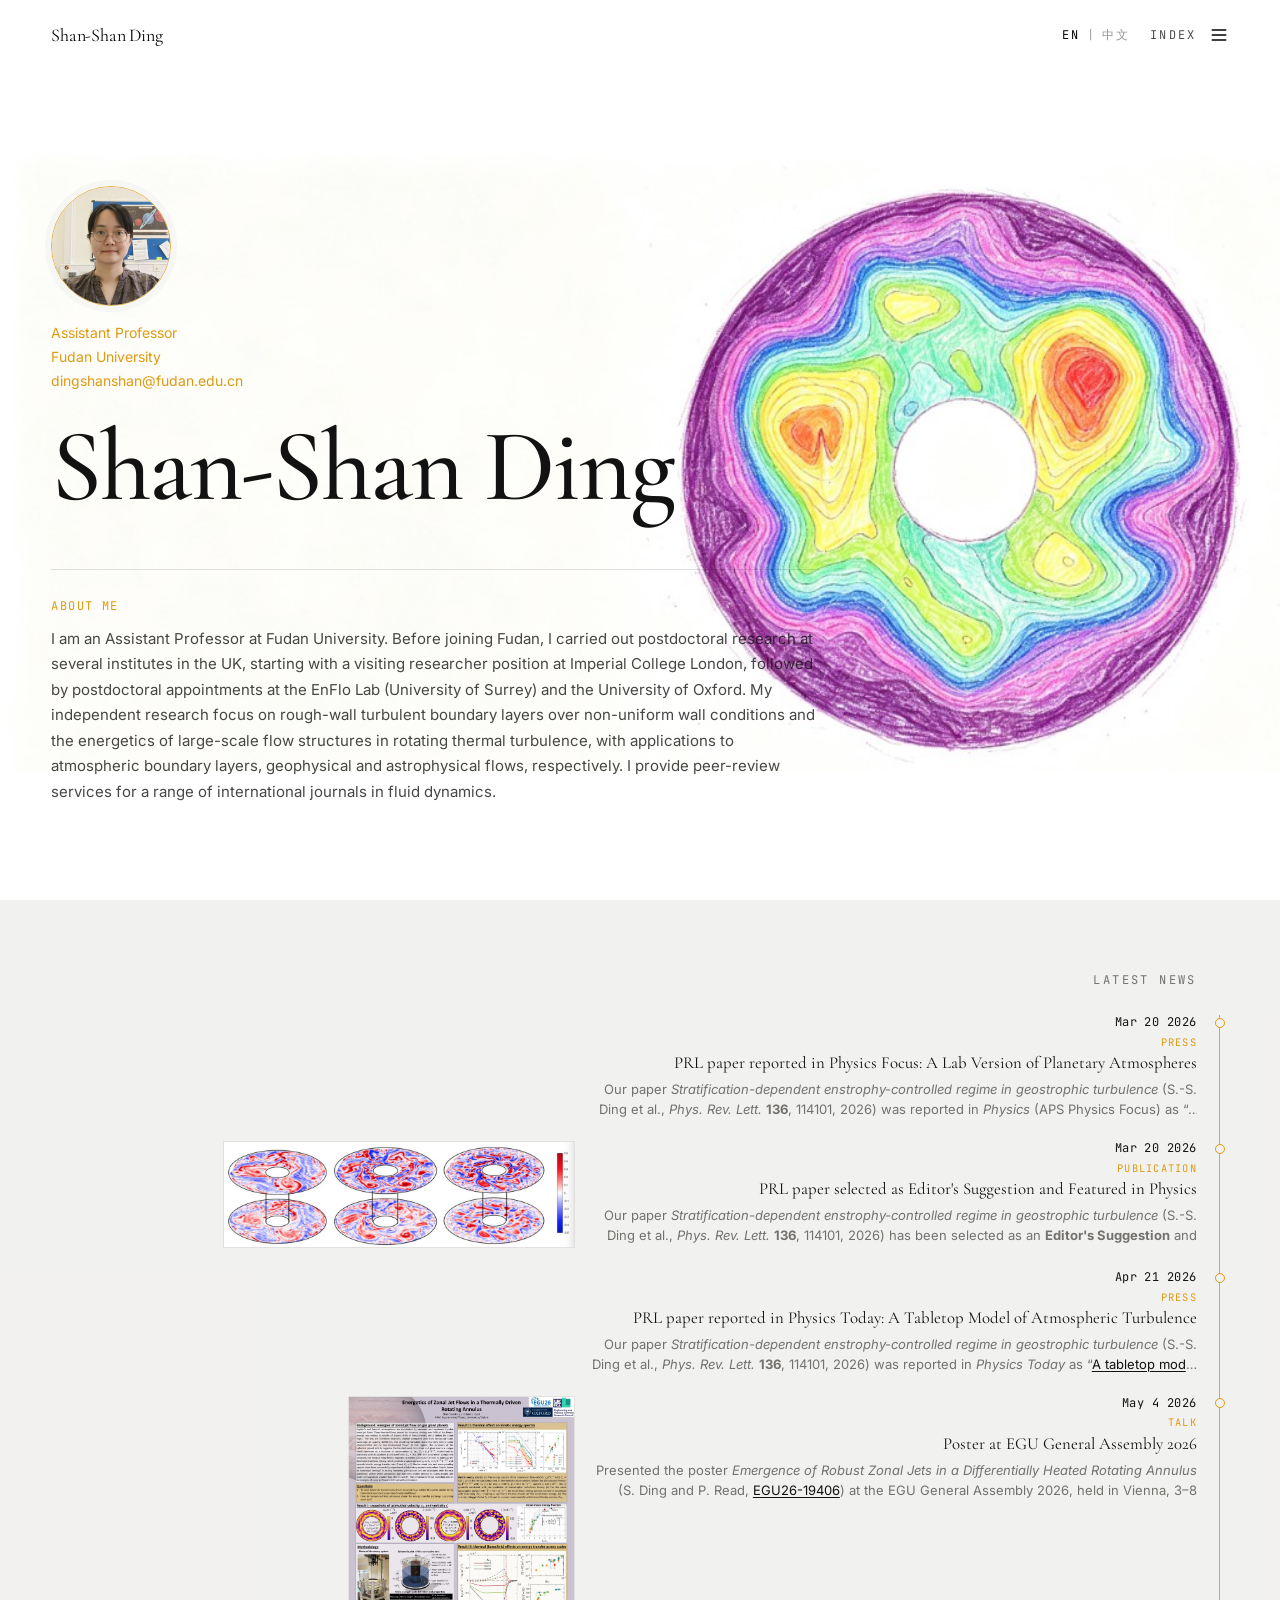
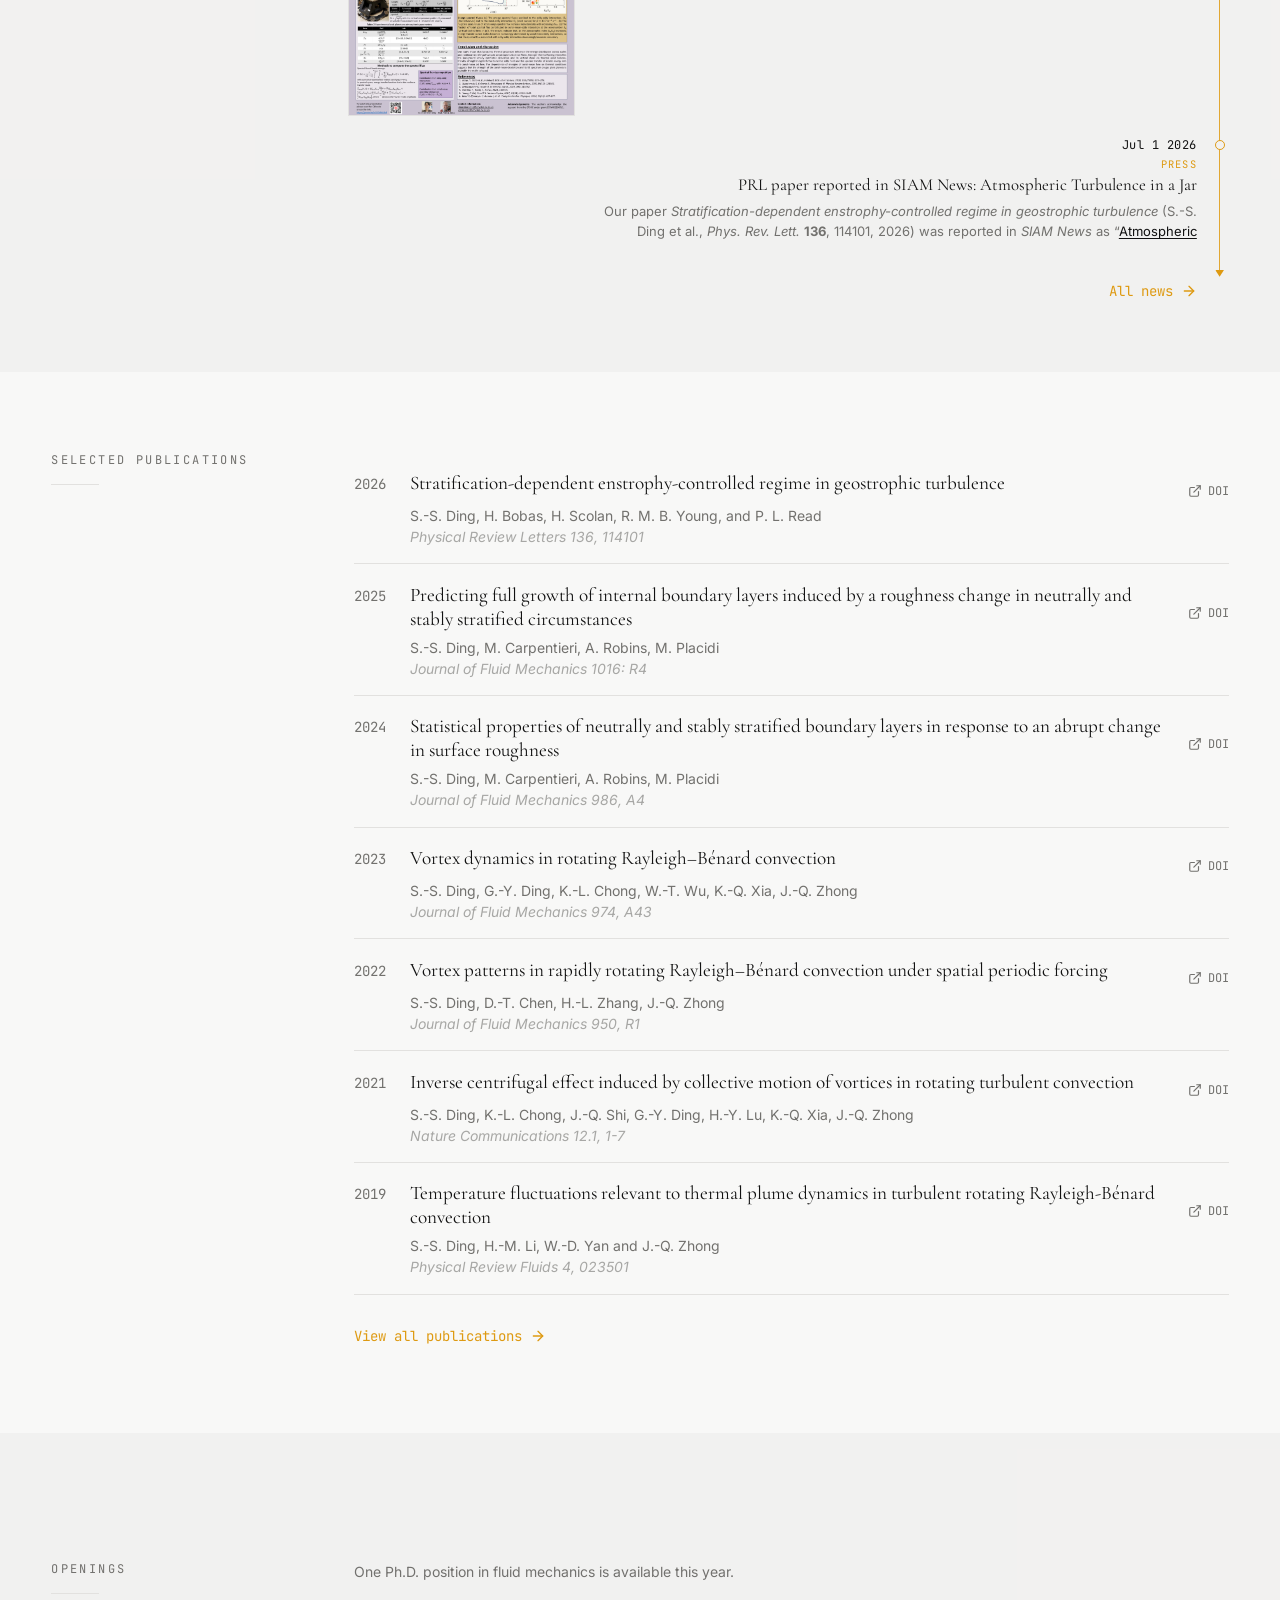
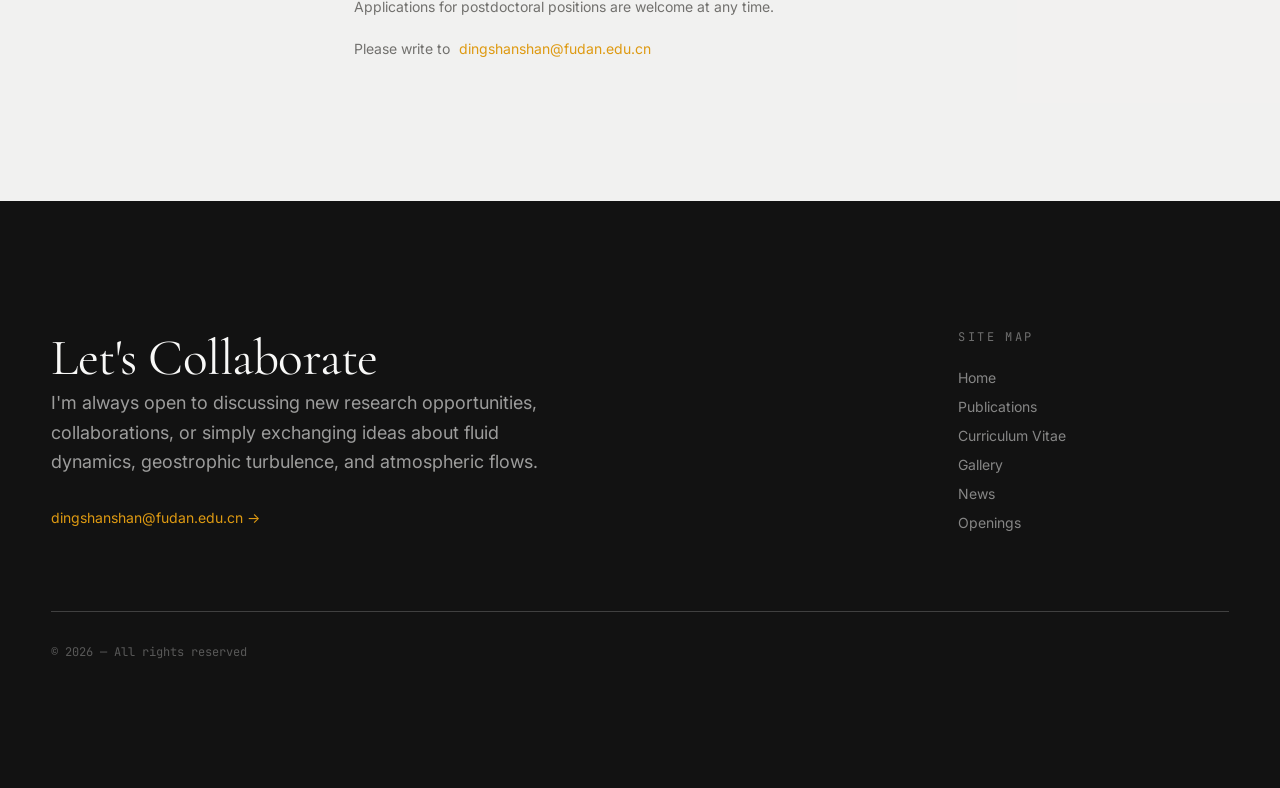
<file: index.html>
<!DOCTYPE html>
<html lang="en">
<head>
  <meta charset="UTF-8">
  <meta name="viewport" content="width=device-width, initial-scale=1">
  <title>ScholarsArchive</title>
  <meta name="description" content="Shan-Shan Ding — Assistant Professor at Fudan University. Fluid dynamics, geostrophic turbulence, and atmospheric flows.">
  <link rel="icon" href="assets/favicon.png">
  <link rel="stylesheet" href="css/style.css?v=18">
  <script>
    (function () {
      try {
        if (localStorage.getItem("sa-lang") === "zh") document.documentElement.lang = "zh-CN";
      } catch (e) {}
    })();
  </script>
</head>
<body data-page="home">
  <div class="page">
    <div id="site-header"></div>
    <main>
      <section class="hero">
        <div class="hero-bg">
          <img src="assets/hero.jpeg?v=9" alt="Rotating annulus flow visualization">
        </div>
        <div class="hero-content">
          <div class="hero-intro">
            <div class="hero-bio">
              <img class="hero-portrait" src="assets/portrait.jpg" alt="Shan-Shan Ding" data-i18n-alt="hero.name">
              <div class="hero-meta">
                <div class="hero-role" data-i18n="hero.role">Assistant Professor</div>
                <div class="hero-affil" data-i18n="hero.affil">Fudan University</div>
                <a class="hero-email" href="mailto:dingshanshan@fudan.edu.cn">dingshanshan@fudan.edu.cn</a>
              </div>
            </div>
            <h1 class="text-hero" data-i18n="hero.name">Shan-Shan Ding</h1>
          </div>
          <div class="hero-about">
            <span data-i18n="hero.aboutLabel">About Me</span>
            <p data-i18n="hero.about">I am an Assistant Professor at Fudan University. Before joining Fudan, I carried out postdoctoral research at several institutes in the UK, starting with a visiting researcher position at Imperial College London, followed by postdoctoral appointments at the EnFlo Lab (University of Surrey) and the University of Oxford. My independent research focus on rough-wall turbulent boundary layers over non-uniform wall conditions and the energetics of large-scale flow structures in rotating thermal turbulence, with applications to atmospheric boundary layers, geophysical and astrophysical flows, respectively. I provide peer-review services for a range of international journals in fluid dynamics.</p>
          </div>
        </div>
      </section>

      <section class="section section-timeline section-muted">
        <div class="tl-legend">
          <span class="tl-kicker tl-kicker-news" data-i18n="home.latestNews">Latest News</span>
        </div>
        <div class="tl-wrap">
          <div class="tl-axis" aria-hidden="true"><span class="tl-arrow"></span></div>
          <ol class="tl" id="home-timeline"></ol>
        </div>
        <div class="tl-more">
          <a class="link-more" href="news/">
            <span data-i18n="home.allNews">All news</span>
            <svg xmlns="http://www.w3.org/2000/svg" width="16" height="16" viewBox="0 0 24 24" fill="none" stroke="currentColor" stroke-width="2" stroke-linecap="round" stroke-linejoin="round"><path d="M5 12h14"/><path d="m12 5 7 7-7 7"/></svg>
          </a>
        </div>
      </section>

      <section class="section section-selected">
        <div class="section-grid">
          <div class="section-label">
            <span data-i18n="home.selectedPubs">Selected Publications</span>
            <div class="theorem-line"></div>
          </div>
          <div class="section-main pub-group pub-tight" id="selected-pubs"></div>
        </div>
      </section>

      <section class="section section-muted" id="openings">
        <div class="section-grid">
          <div class="section-label">
            <span data-i18n="openings.label">Openings</span>
            <div class="theorem-line"></div>
          </div>
          <div class="section-main">
            <div class="opening-card">
              <p data-i18n="openings.phd">One Ph.D. position in fluid mechanics is available this year.</p>
              <p data-i18n="openings.postdoc">Applications for postdoctoral positions are welcome at any time.</p>
              <p class="opening-contact">
                <span data-i18n="openings.contact">Please write to</span>
                <a href="mailto:dingshanshan@fudan.edu.cn">dingshanshan@fudan.edu.cn</a>
              </p>
            </div>
          </div>
        </div>
      </section>
    </main>
    <div id="site-footer"></div>
  </div>
  <script type="module" src="js/site.js?v=18"></script>
</body>
</html>
</file>
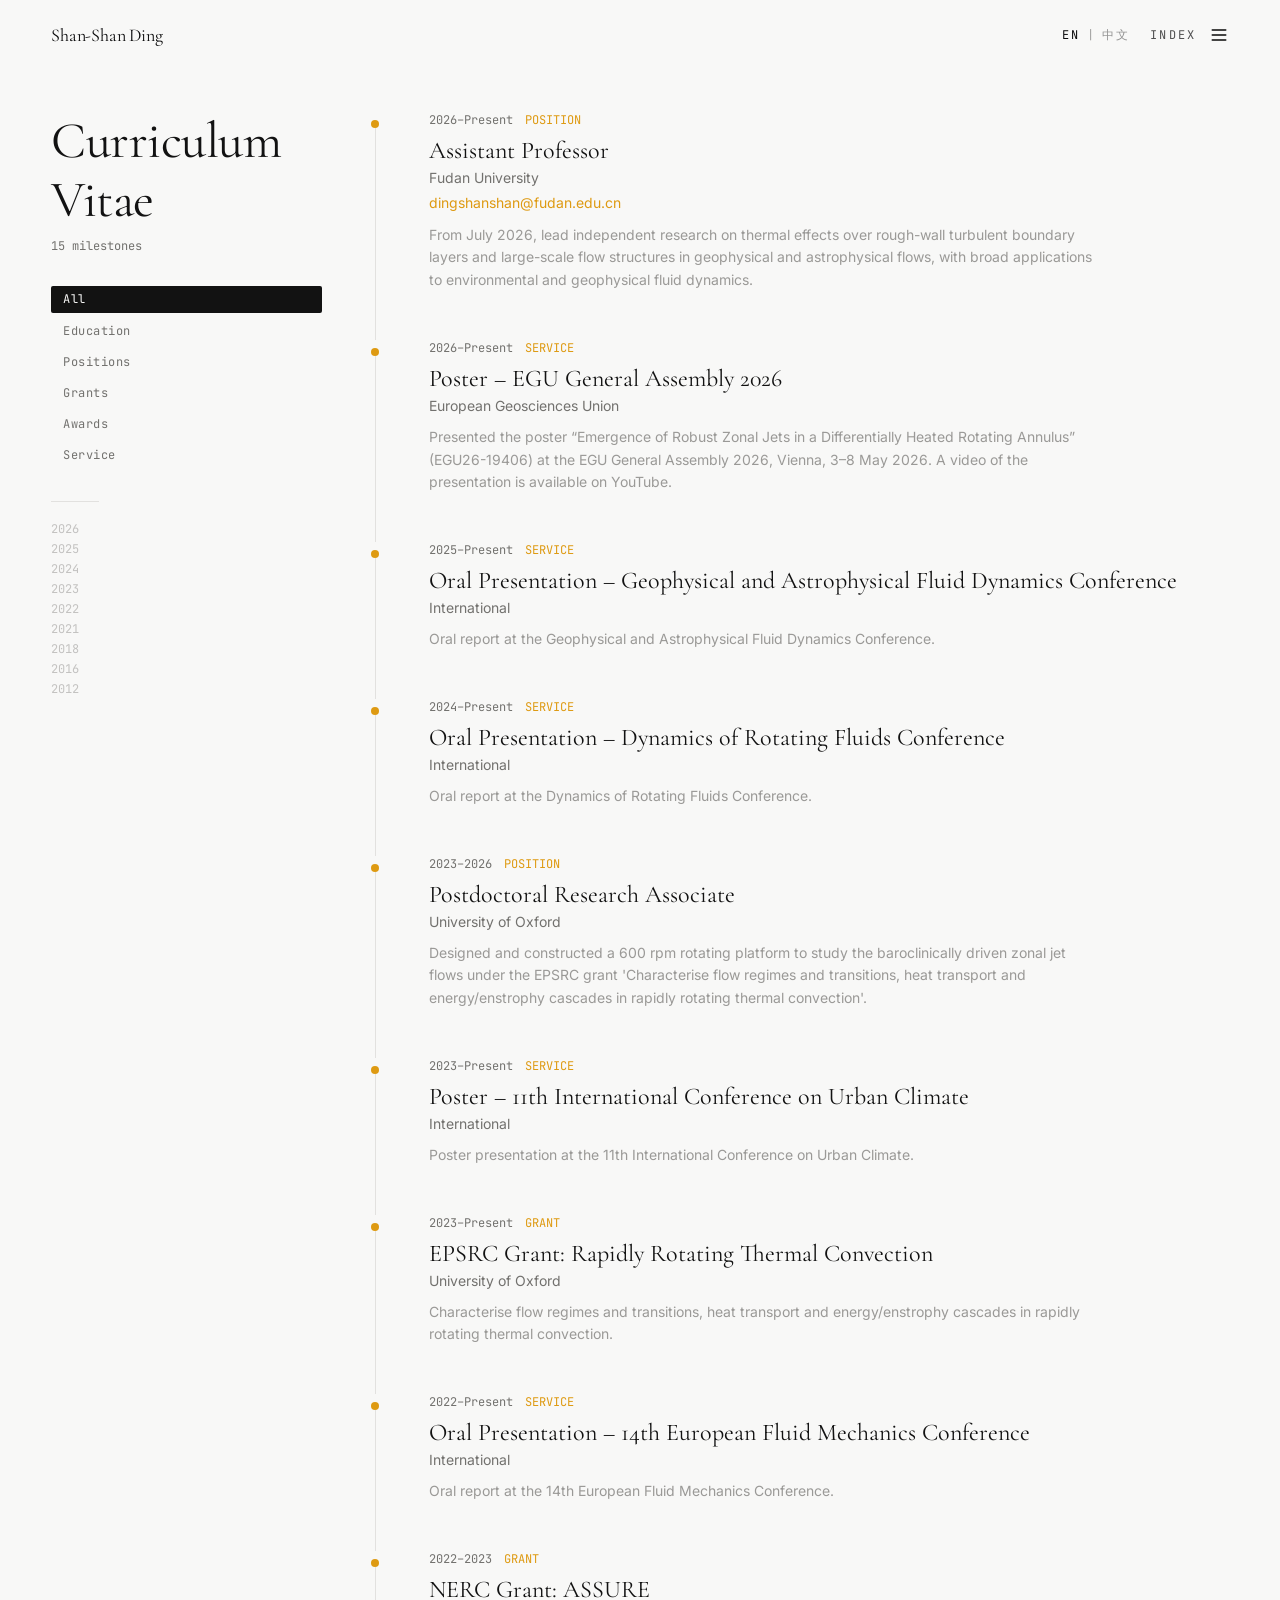
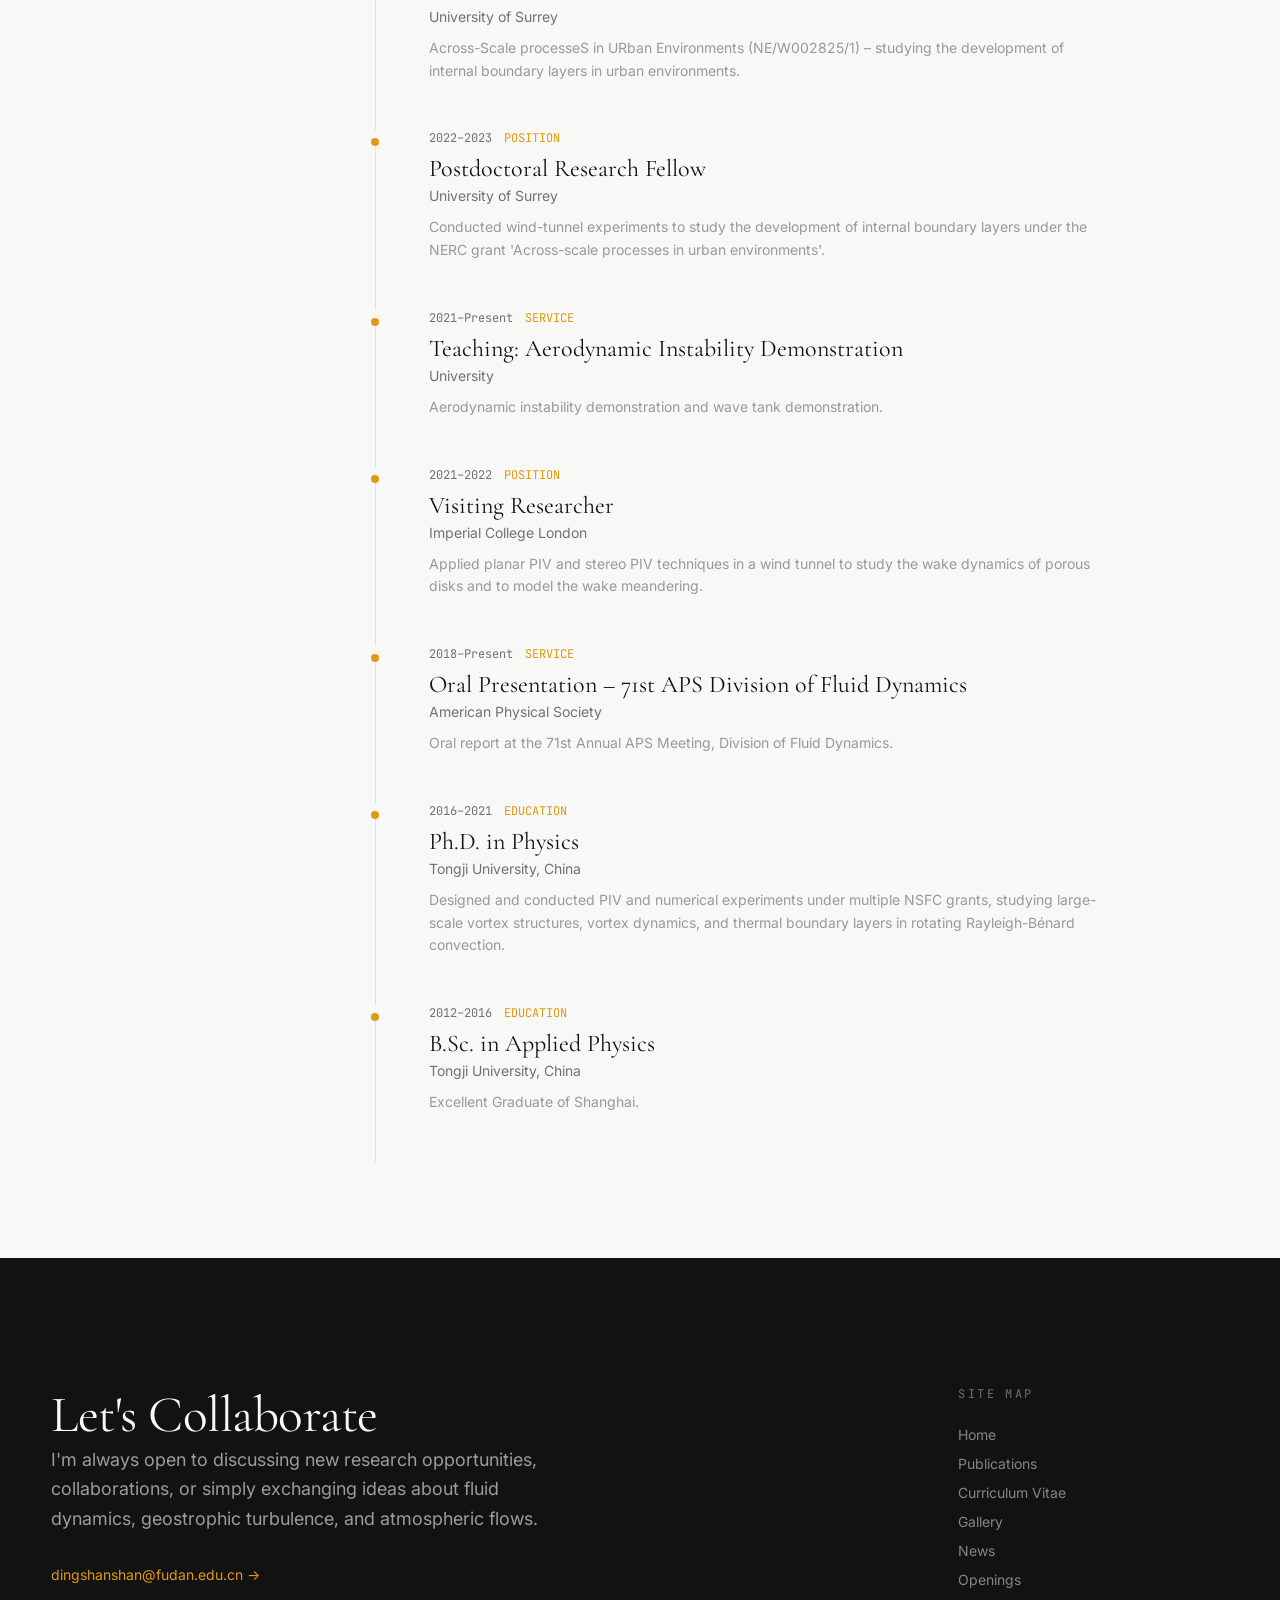
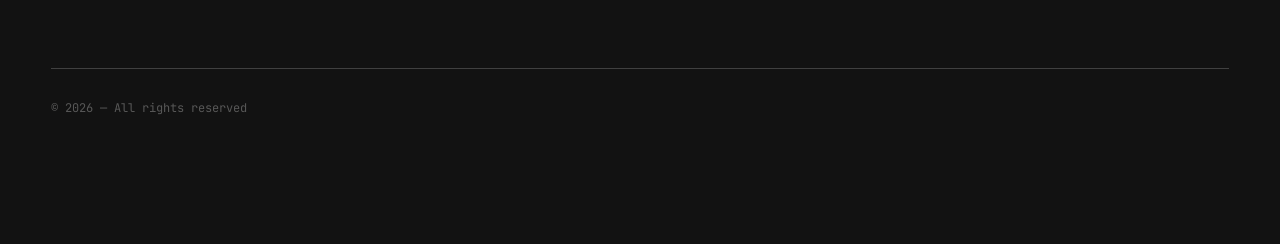
<file: cv/index.html>
<!DOCTYPE html>
<html lang="en">
<head>
  <meta charset="UTF-8">
  <meta name="viewport" content="width=device-width, initial-scale=1">
  <title>cv | ScholarsArchive</title>
  <link rel="icon" href="../assets/favicon.png">
  <link rel="stylesheet" href="../css/style.css?v=18">
  <script>
    (function () {
      try {
        if (localStorage.getItem("sa-lang") === "zh") document.documentElement.lang = "zh-CN";
      } catch (e) {}
    })();
  </script>
</head>
<body data-page="cv">
  <div class="page">
    <div id="site-header"></div>
    <main class="inner">
      <div class="inner-grid">
        <div class="inner-side">
          <div class="inner-side-sticky">
            <h1 class="text-section" data-i18n="page.cv">Curriculum Vitae</h1>
            <p class="page-count" id="cv-count"></p>
            <div class="side-filters" id="cv-filters"></div>
            <div class="year-list" id="cv-years"></div>
          </div>
        </div>
        <div class="inner-main" id="cv-list"></div>
      </div>
    </main>
    <div id="site-footer"></div>
  </div>
  <script type="module" src="../js/site.js?v=18"></script>
</body>
</html>
</file>
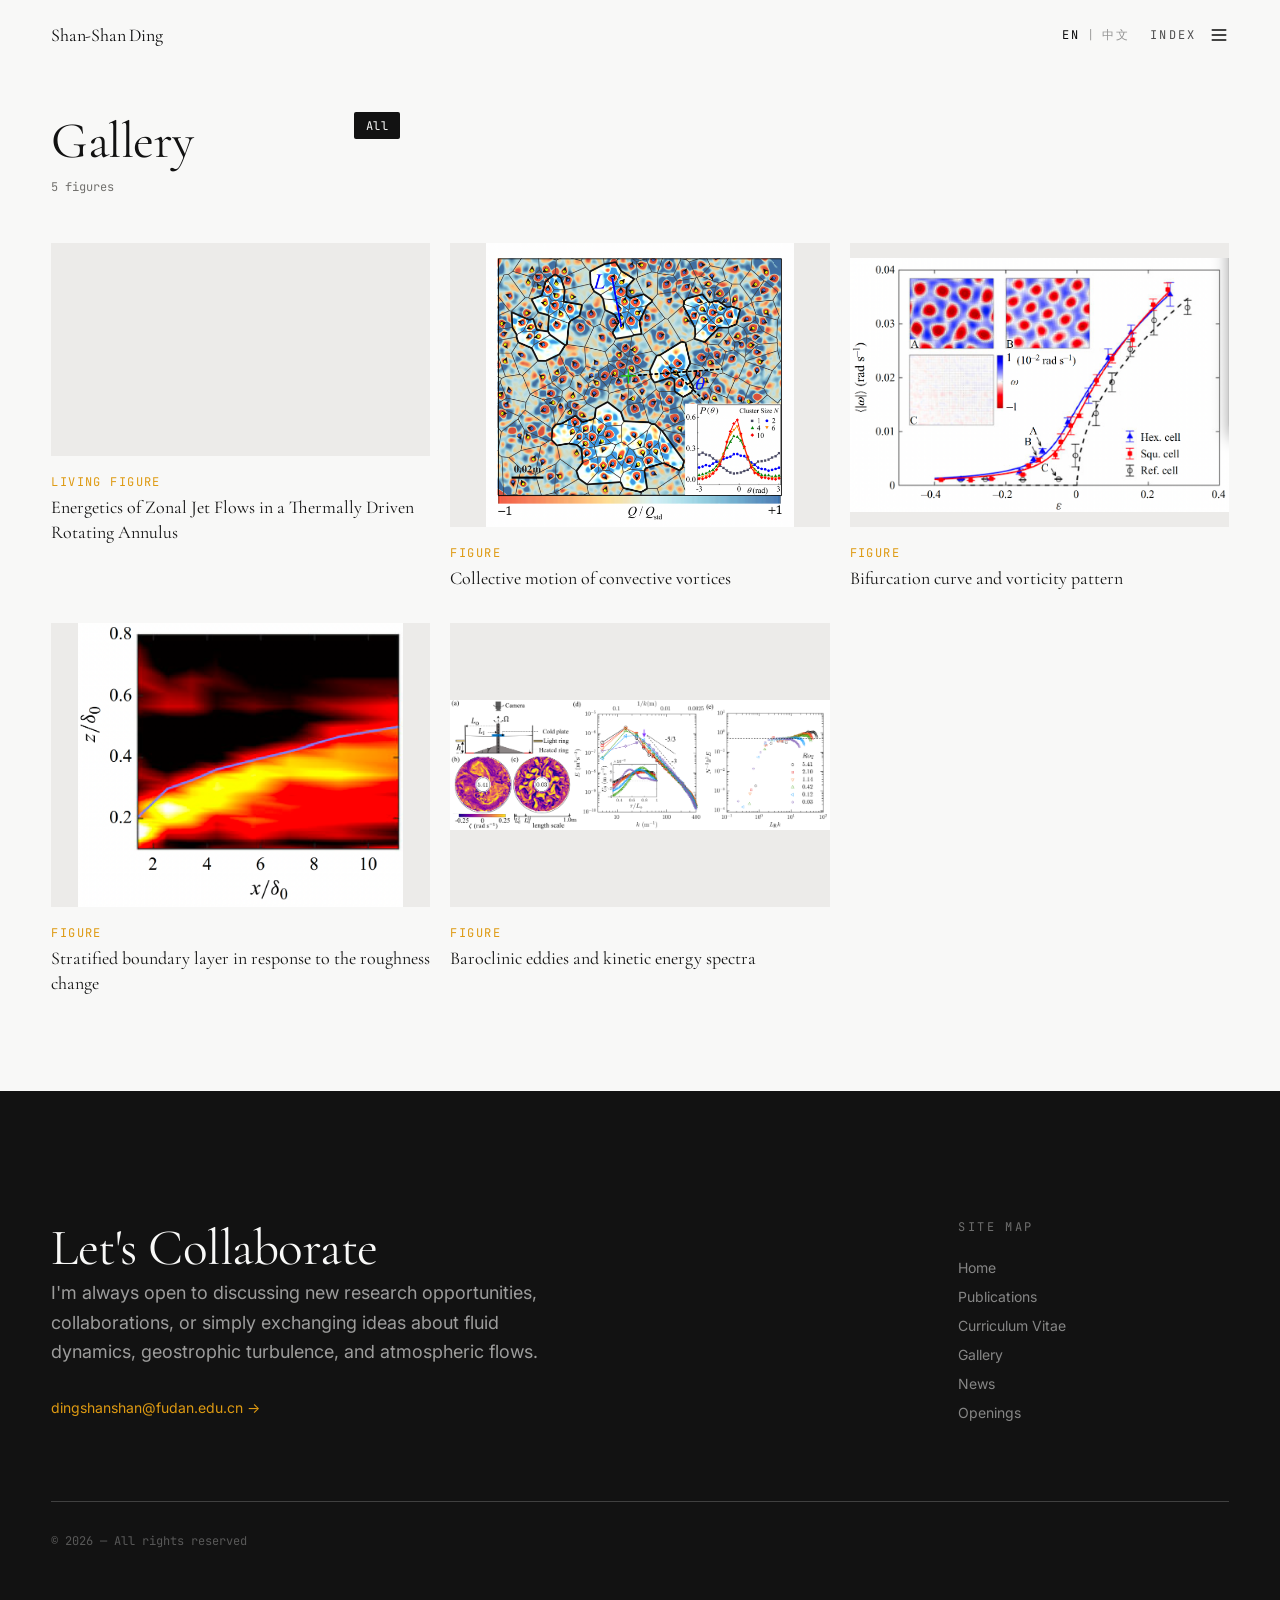
<file: gallery/index.html>
<!DOCTYPE html>
<html lang="en">
<head>
  <meta charset="UTF-8">
  <meta name="viewport" content="width=device-width, initial-scale=1">
  <title>gallery | ScholarsArchive</title>
  <link rel="icon" href="../assets/favicon.png">
  <link rel="stylesheet" href="../css/style.css?v=18">
  <script>
    (function () {
      try {
        if (localStorage.getItem("sa-lang") === "zh") document.documentElement.lang = "zh-CN";
      } catch (e) {}
    })();
  </script>
</head>
<body data-page="gallery">
  <div class="page">
    <div id="site-header"></div>
    <main class="inner">
      <div class="inner-grid" style="margin-bottom:3rem">
        <div class="inner-side">
          <h1 class="text-section" data-i18n="page.gallery">Gallery</h1>
          <p class="page-count" id="gallery-count"></p>
        </div>
        <div class="inner-main">
          <div class="filter-row">
            <button type="button" class="chip is-active" id="gallery-all">All</button>
          </div>
        </div>
      </div>
      <div id="gallery-list"></div>
    </main>
    <div id="site-footer"></div>
  </div>
  <script type="module" src="../js/site.js?v=18"></script>
</body>
</html>
</file>
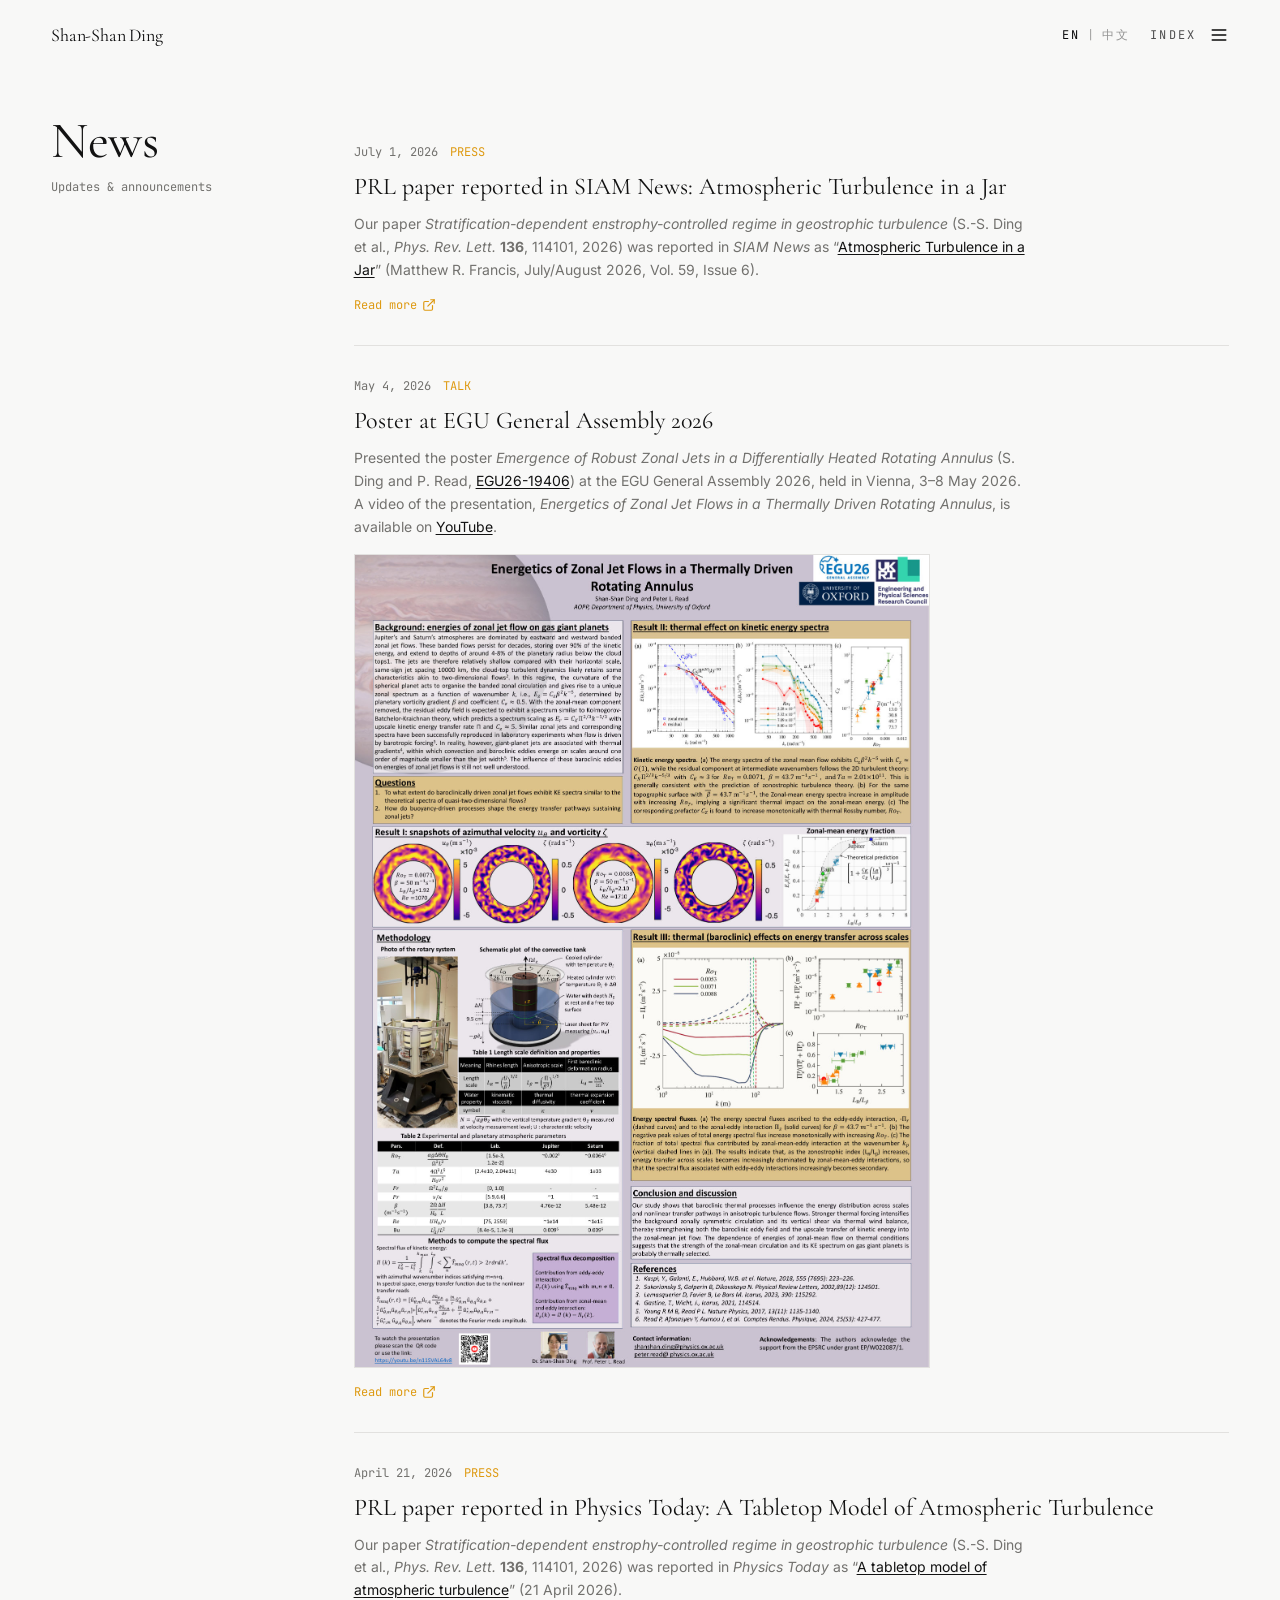
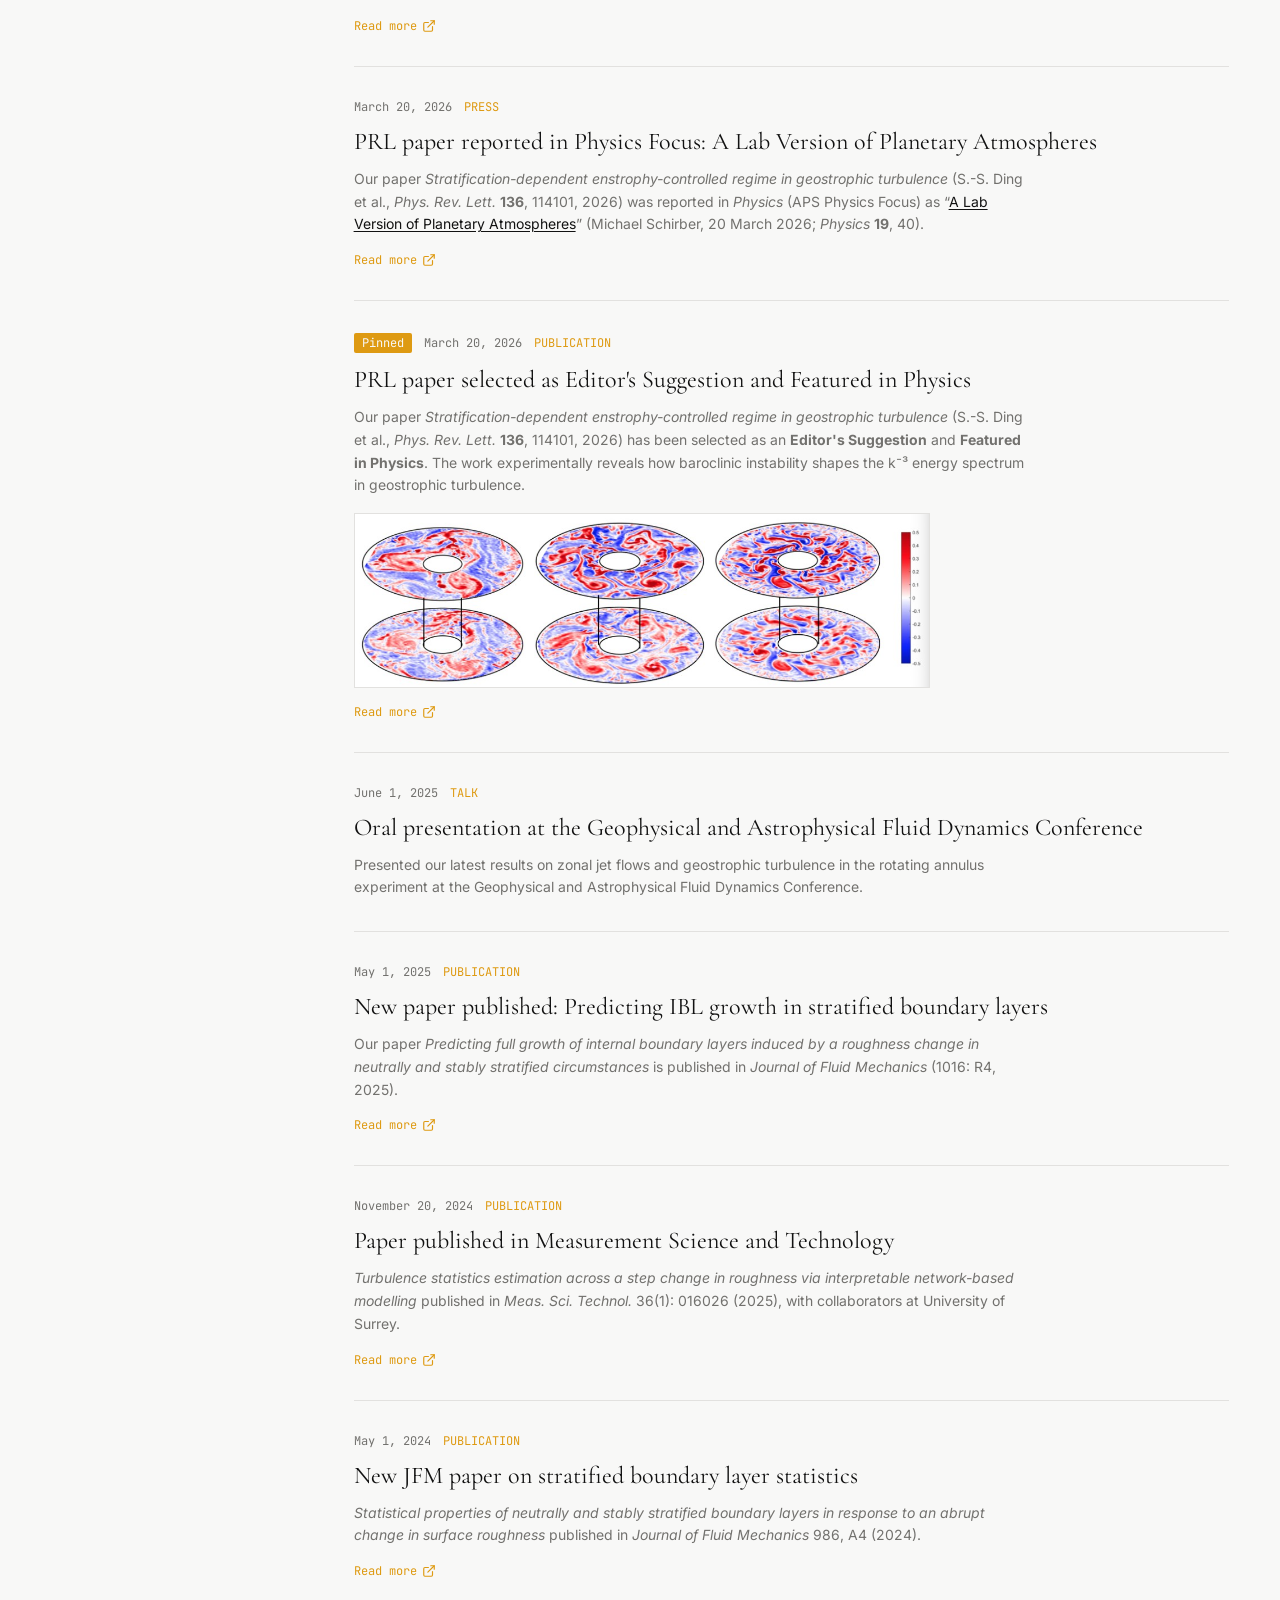
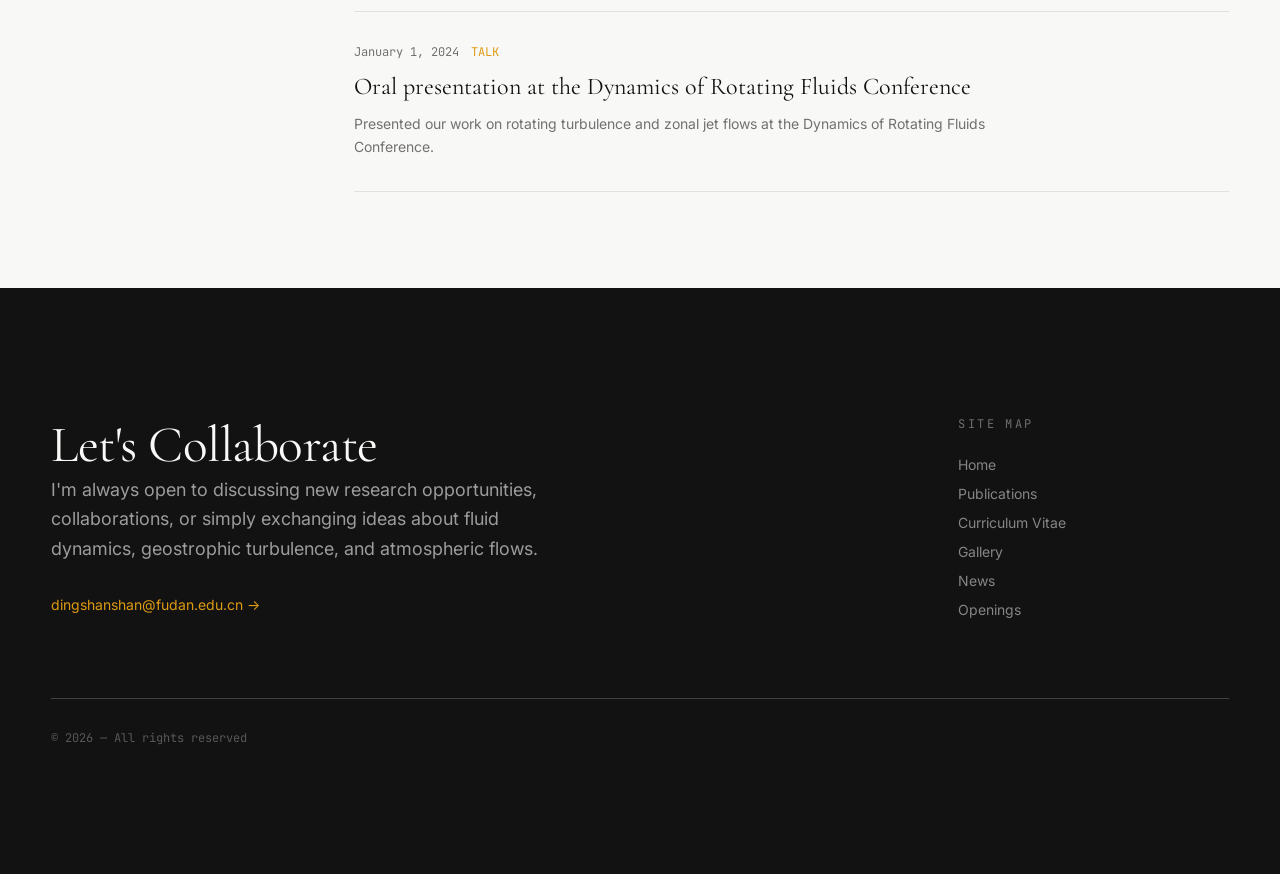
<file: news/index.html>
<!DOCTYPE html>
<html lang="en">
<head>
  <meta charset="UTF-8">
  <meta name="viewport" content="width=device-width, initial-scale=1">
  <title>news | ScholarsArchive</title>
  <link rel="icon" href="../assets/favicon.png">
  <link rel="stylesheet" href="../css/style.css?v=18">
  <script>
    (function () {
      try {
        if (localStorage.getItem("sa-lang") === "zh") document.documentElement.lang = "zh-CN";
      } catch (e) {}
    })();
  </script>
</head>
<body data-page="news">
  <div class="page">
    <div id="site-header"></div>
    <main class="inner">
      <div class="inner-grid">
        <div class="inner-side">
          <div class="inner-side-sticky">
            <h1 class="text-section" data-i18n="page.news">News</h1>
            <p class="page-count" data-i18n="news.subtitle">Updates & announcements</p>
          </div>
        </div>
        <div class="inner-main" id="news-list"></div>
      </div>
    </main>
    <div id="site-footer"></div>
  </div>
  <script type="module" src="../js/site.js?v=18"></script>
</body>
</html>
</file>
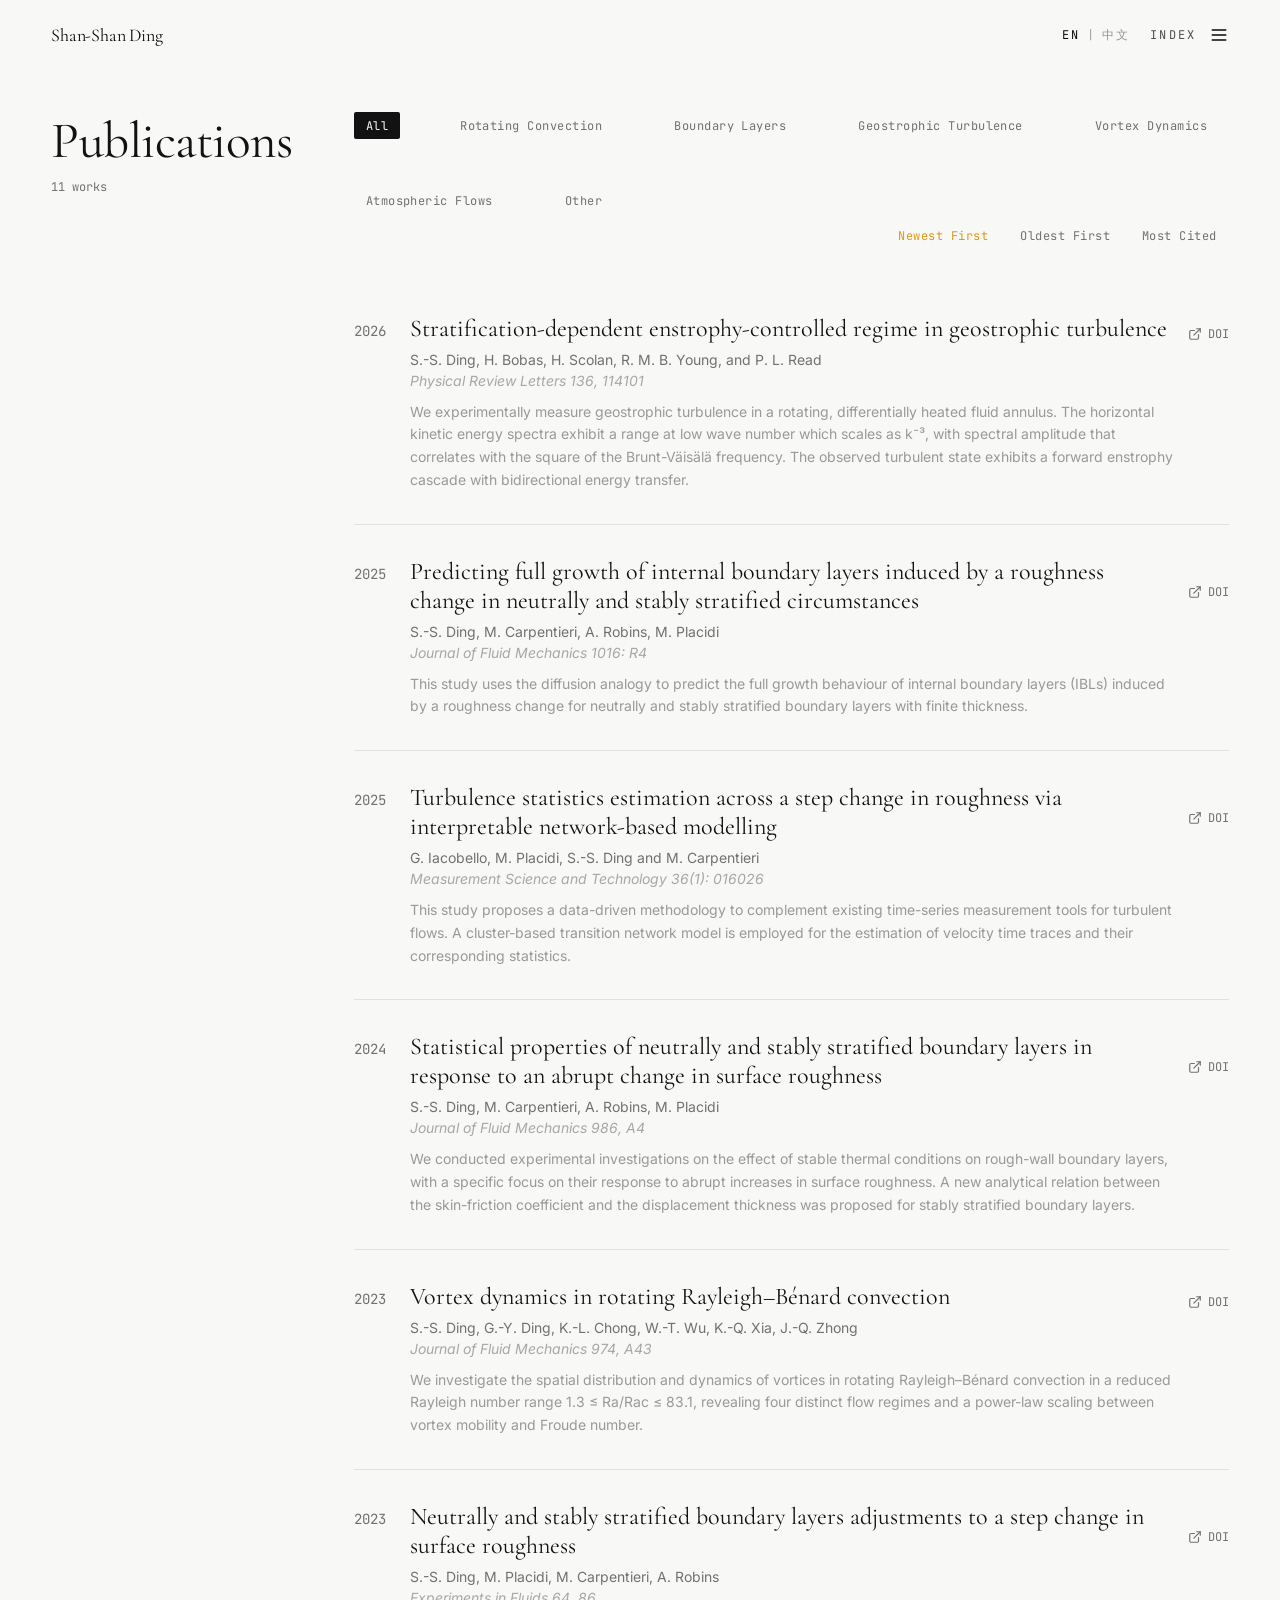
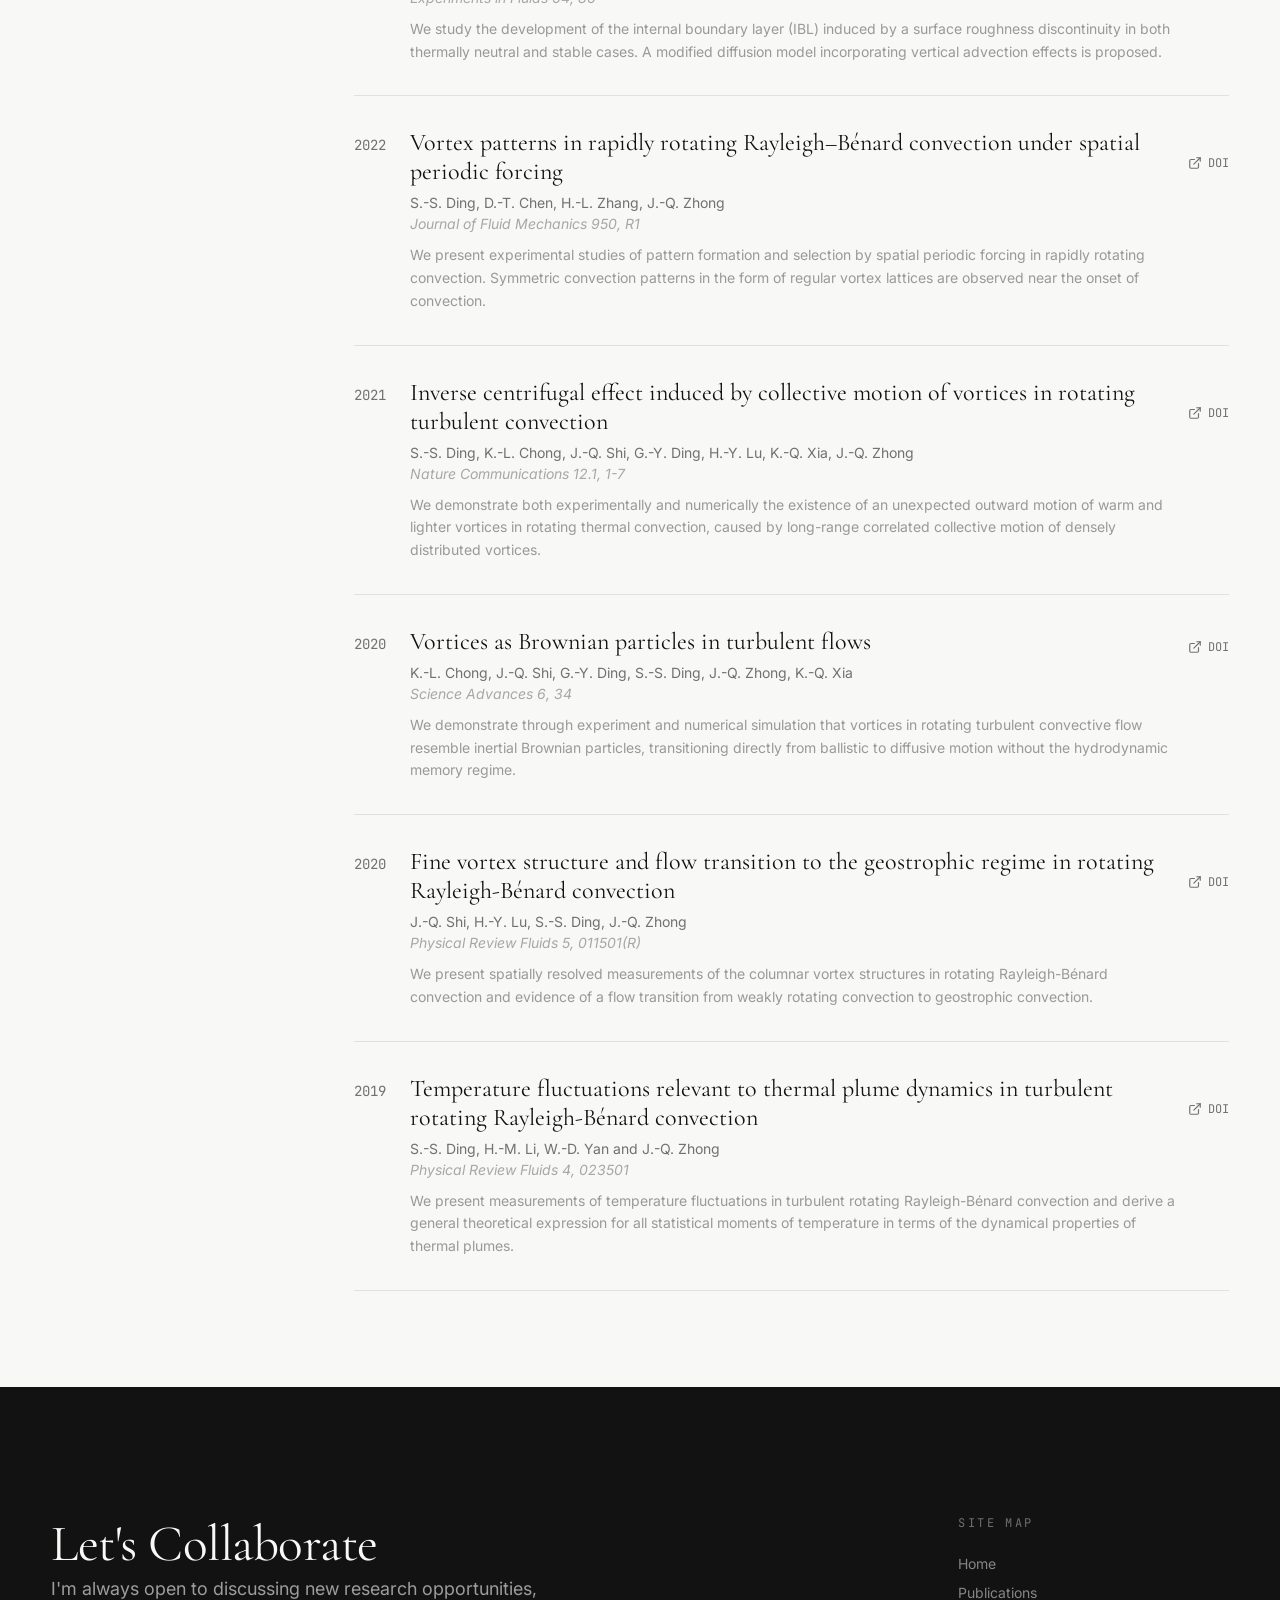
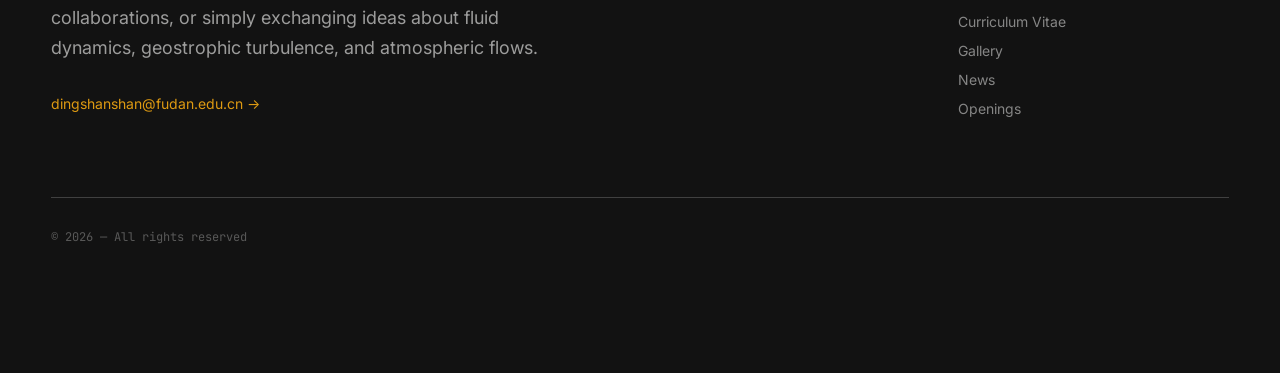
<file: publications/index.html>
<!DOCTYPE html>
<html lang="en">
<head>
  <meta charset="UTF-8">
  <meta name="viewport" content="width=device-width, initial-scale=1">
  <title>publications | ScholarsArchive</title>
  <link rel="icon" href="../assets/favicon.png">
  <link rel="stylesheet" href="../css/style.css?v=18">
  <script>
    (function () {
      try {
        if (localStorage.getItem("sa-lang") === "zh") document.documentElement.lang = "zh-CN";
      } catch (e) {}
    })();
  </script>
</head>
<body data-page="publications">
  <div class="page">
    <div id="site-header"></div>
    <main class="inner">
      <div class="inner-grid">
        <div class="inner-side">
          <h1 class="text-section" data-i18n="page.publications">Publications</h1>
          <p class="page-count" id="pub-count"></p>
        </div>
        <div class="inner-main">
          <div class="filters">
            <div class="filter-row" id="pub-topics"></div>
            <div class="sort-row" id="pub-sorts"></div>
          </div>
          <div class="pub-group" id="pub-list" style="margin-top:2rem"></div>
        </div>
      </div>
    </main>
    <div id="site-footer"></div>
  </div>
  <script type="module" src="../js/site.js?v=18"></script>
</body>
</html>
</file>
<file: css/style.css>
@import url("https://fonts.googleapis.com/css2?family=Cormorant+Garamond:ital,wght@0,400;0,500;0,600;0,700;1,400;1,500&family=Inter:wght@300;400;500;600&family=JetBrains+Mono:wght@400;500&display=swap");

:root {
  --background: 40 11% 97%;
  --foreground: 0 0% 7%;
  --primary: 40 85% 47%;
  --primary-foreground: 40 11% 97%;
  --muted: 40 6% 92%;
  --muted-foreground: 40 2% 44%;
  --border: 40 6% 88%;
  --font-serif: "Cormorant Garamond", Georgia, serif;
  --font-sans: "Inter", -apple-system, sans-serif;
  --font-mono: "JetBrains Mono", monospace;
}

*,
*::before,
*::after {
  box-sizing: border-box;
  border-color: hsl(var(--border));
}

html,
body {
  margin: 0;
  padding: 0;
}

body {
  background: hsl(var(--background));
  color: hsl(var(--foreground));
  font-family: var(--font-sans);
  min-height: 100vh;
}

a {
  color: inherit;
  text-decoration: none;
}

button {
  font: inherit;
  background: none;
  border: none;
  color: inherit;
  cursor: pointer;
  padding: 0;
}

img,
video {
  max-width: 100%;
  display: block;
}

.page {
  min-height: 100vh;
  display: flex;
  flex-direction: column;
}

.font-serif { font-family: var(--font-serif); }
.font-sans { font-family: var(--font-sans); }
.font-mono { font-family: var(--font-mono); }

.text-hero {
  font-family: var(--font-serif);
  font-size: clamp(3rem, 8vw, 7rem);
  line-height: 1.05;
  letter-spacing: -0.02em;
  margin: 0;
  font-weight: 500;
}

.text-section {
  font-family: var(--font-serif);
  font-size: clamp(2rem, 4vw, 3.5rem);
  line-height: 1.15;
  letter-spacing: -0.01em;
  margin: 0;
  font-weight: 400;
}

.text-body {
  font-size: 1.125rem;
  line-height: 1.65;
}

.theorem-line {
  height: 0.5px;
  width: 3rem;
  background: hsl(var(--border));
}

.px-page { padding-left: 4vw; padding-right: 4vw; }

/* Header */
.site-header {
  position: fixed;
  top: 0;
  left: 0;
  right: 0;
  z-index: 30;
  mix-blend-mode: difference;
}

.site-header-inner {
  display: flex;
  align-items: center;
  justify-content: space-between;
  padding: 1.5rem 4vw;
}

.brand {
  font-family: var(--font-serif);
  font-size: 1.125rem;
  color: #fff;
  letter-spacing: -0.01em;
}

.index-btn {
  display: flex;
  align-items: center;
  gap: 0.75rem;
  color: #fff;
}

.index-btn span {
  font-family: var(--font-mono);
  font-size: 0.75rem;
  letter-spacing: 0.2em;
  text-transform: uppercase;
  opacity: 0.7;
}

.index-btn:hover span { opacity: 1; }

.index-btn svg { width: 1.25rem; height: 1.25rem; }

.header-actions {
  display: flex;
  align-items: center;
  gap: 1.25rem;
}

.lang-switch {
  display: flex;
  align-items: center;
  gap: 0.45rem;
  font-family: var(--font-mono);
  font-size: 0.75rem;
  letter-spacing: 0.14em;
  color: #fff;
}

.lang-switch button {
  color: #fff;
  opacity: 0.42;
  background: none;
  border: 0;
  padding: 0;
  cursor: pointer;
  font: inherit;
  letter-spacing: inherit;
}

.lang-switch button.is-active,
.lang-switch button:hover {
  opacity: 1;
}

.lang-switch .lang-sep { opacity: 0.35; }

@media (max-width: 639px) {
  .index-btn span { display: none; }
}

/* Overlay */
.overlay-backdrop {
  position: fixed;
  inset: 0;
  background: hsl(var(--foreground) / 0.2);
  backdrop-filter: blur(8px);
  z-index: 40;
  opacity: 0;
  pointer-events: none;
  transition: opacity 0.3s ease;
}

.overlay-panel {
  position: fixed;
  right: 0;
  top: 0;
  bottom: 0;
  width: 100%;
  max-width: 24rem;
  background: hsl(var(--foreground));
  color: hsl(var(--background));
  z-index: 50;
  display: flex;
  flex-direction: column;
  transform: translateX(100%);
  transition: transform 0.4s cubic-bezier(0.32, 0.72, 0, 1);
}

body.nav-open { overflow: hidden; }

body.nav-open .overlay-backdrop {
  opacity: 1;
  pointer-events: auto;
}

body.nav-open .overlay-panel { transform: translateX(0); }

.overlay-head {
  display: flex;
  justify-content: space-between;
  align-items: center;
  padding: 2rem;
}

.overlay-head span {
  font-family: var(--font-mono);
  font-size: 0.75rem;
  letter-spacing: 0.2em;
  text-transform: uppercase;
  opacity: 0.5;
}

.overlay-close {
  padding: 0.5rem;
  opacity: 1;
}

.overlay-close:hover { opacity: 0.7; }

.overlay-nav {
  flex: 1;
  display: flex;
  flex-direction: column;
  justify-content: center;
  padding: 0 2rem 4rem;
}

.overlay-link {
  display: flex;
  align-items: baseline;
  gap: 1rem;
  padding: 1rem 0;
  border-bottom: 1px solid hsl(var(--background) / 0.1);
}

.overlay-link .num {
  font-family: var(--font-mono);
  font-size: 0.75rem;
  opacity: 0.4;
  width: 2rem;
}

.overlay-link .label {
  font-family: var(--font-serif);
  font-size: 1.5rem;
  transition: color 0.3s;
}

.overlay-link:hover .label,
.overlay-link.is-active .label {
  color: hsl(var(--primary));
}

/* Footer */
.site-footer {
  background: hsl(var(--foreground));
  color: hsl(var(--background));
  margin-top: auto;
}

.footer-inner {
  padding: 5rem 4vw;
}

@media (min-width: 768px) {
  .footer-inner { padding-top: 8rem; padding-bottom: 8rem; }
}

.footer-grid {
  display: grid;
  grid-template-columns: 1fr;
  gap: 3rem;
}

@media (min-width: 768px) {
  .footer-grid {
    grid-template-columns: repeat(12, 1fr);
    gap: 2rem;
  }
  .footer-copy { grid-column: span 7; }
  .footer-map {
    grid-column: 10 / span 3;
  }
}

.footer-copy p {
  opacity: 0.6;
  max-width: 32rem;
  margin: 0;
}

.footer-email {
  display: inline-block;
  margin-top: 2rem;
  font-family: var(--font-sans);
  font-size: 0.875rem;
  color: hsl(var(--primary));
}

.footer-email:hover { opacity: 0.8; }

.footer-map-label {
  font-family: var(--font-mono);
  font-size: 0.75rem;
  letter-spacing: 0.2em;
  text-transform: uppercase;
  opacity: 0.4;
  display: block;
  margin-bottom: 1.5rem;
}

.footer-map nav {
  display: flex;
  flex-direction: column;
  gap: 0.75rem;
}

.footer-map a {
  font-size: 0.875rem;
  opacity: 0.5;
  transition: opacity 0.2s, color 0.2s;
}

.footer-map a:hover {
  opacity: 1;
  color: hsl(var(--primary));
}

.footer-bottom {
  display: flex;
  flex-direction: column;
  gap: 1rem;
  margin-top: 2rem;
}

@media (min-width: 640px) {
  .footer-bottom {
    flex-direction: row;
    justify-content: space-between;
    align-items: center;
  }
}

.footer-bottom span {
  font-family: var(--font-mono);
  font-size: 0.75rem;
  opacity: 0.3;
}

.footer-rule {
  margin-top: 5rem;
  margin-bottom: 2rem;
  opacity: 0.2;
  height: 0.5px;
  background: hsl(var(--background));
}

/* Hero */
.hero {
  position: relative;
  min-height: 100vh;
  display: flex;
  align-items: flex-end;
  overflow: hidden;
  background: #fff;
}

.hero-bg {
  position: absolute;
  inset: 0;
}

.hero-bg img {
  width: 100%;
  height: 100%;
  object-fit: contain;
  object-position: right center;
}

.hero-bg::after {
  display: none;
}

.hero-content {
  position: relative;
  z-index: 10;
  width: 100%;
  padding: 8rem 4vw 4rem;
}

@media (min-width: 768px) {
  .hero-content { padding-bottom: 6rem; }
}

.hero-intro {
  display: flex;
  flex-direction: column;
  align-items: flex-start;
  justify-content: flex-start;
  text-align: left;
  gap: 1.35rem;
  width: 100%;
  max-width: 52rem;
}

.hero-bio,
.hero-meta {
  display: flex;
  flex-direction: column;
  align-items: flex-start;
  justify-content: flex-start;
  text-align: left;
  margin-left: 0;
  margin-right: auto;
}

.hero-bio {
  gap: 1rem;
  width: max-content;
  max-width: 100%;
}

.hero-meta {
  gap: 0.2rem;
}

.hero-portrait {
  width: 7.5rem;
  height: 7.5rem;
  border-radius: 50%;
  object-fit: cover;
  object-position: center 18%;
  border: 1px solid hsl(var(--primary) / 0.75);
  box-shadow: 0 0 0 6px hsl(40 10% 96% / 0.9);
  flex-shrink: 0;
}

.hero h1 { color: hsl(var(--foreground)); }

.hero-role,
.hero-affil,
.hero-email {
  font-family: var(--font-sans);
  font-size: 0.875rem;
  line-height: 1.5;
  color: hsl(var(--primary));
}

.hero-affil {
  margin-top: 0;
}

.hero-email {
  display: block;
  margin-top: 0;
}

.hero-email:hover { opacity: 0.8; }

.hero-about {
  margin-top: 3rem;
  padding-top: 1.5rem;
  border-top: 1px solid hsl(var(--foreground) / 0.12);
  max-width: 48rem;
}

.hero-about span {
  font-family: var(--font-mono);
  font-size: 0.75rem;
  letter-spacing: 0.12em;
  text-transform: uppercase;
  color: hsl(var(--primary));
}

.hero-about p {
  font-family: var(--font-sans);
  font-size: 0.9375rem;
  font-style: normal;
  line-height: 1.7;
  color: hsl(var(--foreground) / 0.78);
  margin: 0.75rem 0 0;
}

/* Sections */
.section {
  padding: 6rem 4vw;
}

@media (min-width: 768px) {
  .section { padding-top: 8rem; padding-bottom: 8rem; }
}

.section-muted { background: hsl(var(--muted) / 0.5); }

.section-grid {
  display: grid;
  grid-template-columns: 1fr;
  gap: 2rem;
}

@media (min-width: 768px) {
  .section-grid {
    grid-template-columns: repeat(12, 1fr);
  }
  .section-label { grid-column: span 3; }
  .section-main { grid-column: span 9; }
}

.section-label span,
.page-kicker {
  font-family: var(--font-mono);
  font-size: 0.75rem;
  letter-spacing: 0.2em;
  text-transform: uppercase;
  color: hsl(var(--muted-foreground));
}

.section-label .theorem-line { margin-top: 1rem; }

/* Homepage timeline */
.section-timeline {
  padding: 3.25rem 4vw 3.5rem;
}

@media (min-width: 768px) {
  .section-timeline {
    padding-top: 4.5rem;
    padding-bottom: 4.5rem;
  }
}

.section-selected {
  padding: 3.5rem 4vw 4.5rem;
}

@media (min-width: 768px) {
  .section-selected {
    padding-top: 5rem;
    padding-bottom: 5.5rem;
  }
}

.tl-legend,
.tl-wrap,
.tl-more {
  max-width: none;
  width: 100%;
  margin-left: 0;
  margin-right: 0;
}

.tl-legend {
  display: grid;
  grid-template-columns: minmax(12rem, 1fr) minmax(0, 38rem) 1.15rem;
  column-gap: 0.85rem;
  margin-bottom: 1.15rem;
}

.tl-kicker {
  font-family: var(--font-mono);
  font-size: 0.75rem;
  letter-spacing: 0.2em;
  text-transform: uppercase;
  color: hsl(var(--muted-foreground));
}

.tl-kicker-news {
  grid-column: 2;
  text-align: right;
}

.tl-kicker-pub {
  display: none;
}

.tl-wrap {
  position: relative;
  padding-bottom: 12px;
}

.tl-axis {
  position: absolute;
  left: auto;
  right: calc((1.15rem - 1px) / 2);
  top: 0.53rem;
  bottom: 7px;
  width: 1px;
  background: hsl(var(--primary) / 0.85);
  transform: none;
  pointer-events: none;
  overflow: visible;
}

.tl-arrow {
  position: absolute;
  left: 50%;
  right: auto;
  top: auto;
  bottom: 0;
  width: 9px;
  height: 7px;
  transform: translate(-50%, 100%);
  background: hsl(var(--primary));
  clip-path: polygon(0 0, 100% 0, 50% 100%);
  border: none;
}

.tl {
  list-style: none;
  margin: 0;
  padding: 0.35rem 0 1.1rem;
}

.tl-item {
  display: grid;
  grid-template-columns: minmax(12rem, 1fr) minmax(0, 38rem) 1.15rem;
  column-gap: 0.85rem;
  align-items: start;
  padding: 0.15rem 0 1.15rem;
}

.tl-item:last-child {
  padding-bottom: 0.35rem;
}

.tl-node {
  grid-column: 3;
  grid-row: 1;
  width: 0.62rem;
  height: 0.62rem;
  margin: 0.22rem auto 0;
  border: 1.5px solid hsl(var(--primary));
  border-radius: 50%;
  background: hsl(var(--background));
  z-index: 1;
}

.section-muted .tl-node {
  background: color-mix(in srgb, hsl(var(--muted)) 50%, hsl(var(--background)));
}

.tl-item.is-news .tl-panel {
  grid-column: 2;
  grid-row: 1;
  text-align: right;
}

.tl-item.is-pub .tl-panel {
  grid-column: 3;
  grid-row: 1;
  text-align: left;
}

.tl-date-row {
  display: flex;
  align-items: baseline;
  gap: 0.5rem;
}

.tl-item.is-news .tl-date-row {
  justify-content: flex-end;
}

.tl-date {
  font-family: var(--font-mono);
  font-size: 0.75rem;
  letter-spacing: 0.04em;
  color: hsl(var(--foreground));
}

.tl-kind {
  display: none;
  font-family: var(--font-mono);
  font-size: 0.65rem;
  letter-spacing: 0.12em;
  text-transform: uppercase;
  color: hsl(var(--primary));
}

.tl-body {
  margin-top: 0.28rem;
}

.tl-cat {
  display: block;
  font-family: var(--font-mono);
  font-size: 0.65rem;
  letter-spacing: 0.12em;
  text-transform: uppercase;
  color: hsl(var(--primary));
  margin-bottom: 0.2rem;
}

.tl-body h3 {
  font-family: var(--font-serif);
  font-size: 1.05rem;
  font-weight: 400;
  line-height: 1.35;
  margin: 0;
  overflow-wrap: break-word;
}

.tl-body h3 a:hover {
  color: hsl(var(--primary));
}

.tl-excerpt {
  display: -webkit-box;
  -webkit-line-clamp: 2;
  -webkit-box-orient: vertical;
  overflow: hidden;
  font-size: 0.8125rem;
  line-height: 1.55;
  color: hsl(var(--muted-foreground));
  margin: 0.28rem 0 0;
}

.tl-excerpt a {
  color: hsl(var(--foreground));
  text-decoration: underline;
  text-underline-offset: 2px;
}

.tl-excerpt a:hover {
  color: hsl(var(--primary));
}

.tl-authors,
.tl-journal {
  font-size: 0.8125rem;
  color: hsl(var(--muted-foreground));
  margin: 0.22rem 0 0;
  line-height: 1.45;
}

.tl-journal {
  font-style: italic;
  color: hsl(var(--muted-foreground) / 0.7);
}

.tl-doi {
  display: inline-flex;
  align-items: center;
  gap: 0.3rem;
  margin-top: 0.4rem;
  font-family: var(--font-mono);
  font-size: 0.7rem;
  color: hsl(var(--primary));
}

.tl-doi:hover { opacity: 0.75; }

.tl-doi svg {
  width: 0.8rem;
  height: 0.8rem;
}

.tl-media {
  grid-column: 1;
  grid-row: 1;
  justify-self: end;
  align-self: start;
  max-width: min(100%, 22rem);
  padding-top: 0.05rem;
}

.tl-media:empty {
  display: none;
}

.tl-img {
  display: block;
  margin: 0 0 0 auto;
  max-width: 100%;
  max-height: 20rem;
  width: auto;
  height: auto;
  object-fit: contain;
  background: #fff;
  border: 1px solid hsl(var(--border));
}

.tl-thumb {
  margin-top: 0.5rem;
  width: 4.6rem;
  aspect-ratio: 3 / 4;
  object-fit: cover;
  border: 1px solid hsl(var(--border));
  background: hsl(var(--muted));
}

.tl-thumb.is-empty {
  display: none;
}

.tl-more {
  display: grid;
  grid-template-columns: minmax(12rem, 1fr) minmax(0, 38rem) 1.15rem;
  column-gap: 0.85rem;
  margin-top: 0.35rem;
}

.tl-more .link-more {
  margin-top: 0;
  grid-column: 2;
  justify-content: flex-end;
}

.pub-tight .pub-card {
  padding: 1.15rem 0;
}

.pub-tight .pub-card h3 {
  font-size: 1.2rem;
}

.news-photo {
  margin-top: 1rem;
  max-width: min(100%, 36rem);
  border: 1px solid hsl(var(--border));
}

@media (max-width: 767px) {
  .tl-legend {
    display: flex;
    justify-content: flex-start;
    gap: 1.1rem;
    margin-bottom: 1rem;
  }

  .tl-kicker-news,
  .tl-kicker-pub {
    text-align: left;
  }

  .tl-axis {
    left: calc((0.62rem - 1px) / 2);
    right: auto;
    transform: none;
  }

  .tl-item {
    grid-template-columns: 0.62rem minmax(0, 1fr);
    column-gap: 0.8rem;
    padding-bottom: 1.25rem;
  }

  .tl-node {
    grid-column: 1;
    margin: 0.22rem 0 0;
  }

  .tl-item.is-news .tl-panel,
  .tl-item.is-pub .tl-panel {
    grid-column: 2;
    text-align: left;
  }

  .tl-item.is-news .tl-date-row {
    justify-content: flex-start;
  }

  .tl-kind { display: none; }

  .tl-item.is-news .tl-media,
  .tl-item.is-pub .tl-media {
    grid-column: 2;
    grid-row: 2;
    justify-self: start;
    max-width: 100%;
    margin-top: 0.4rem;
  }

  .tl-img {
    margin-left: 0;
    max-height: 16rem;
  }

  .tl-more {
    display: flex;
    flex-direction: column;
    gap: 0.65rem;
    align-items: flex-start;
  }

  .tl-more .link-more:first-child,
  .tl-more .link-more:last-child {
    grid-column: auto;
    justify-content: flex-start;
  }
}

.link-more {
  display: inline-flex;
  align-items: center;
  gap: 0.5rem;
  margin-top: 2rem;
  font-family: var(--font-mono);
  font-size: 0.875rem;
  color: hsl(var(--primary));
}

.link-more:hover { opacity: 0.7; }

.link-more svg { width: 1rem; height: 1rem; }

/* Publications */
.pub-card {
  padding: 2rem 0;
  border-bottom: 1px solid hsl(var(--border));
  cursor: default;
  transition: opacity 0.4s ease;
}

.pub-group:hover .pub-card:not(:hover) { opacity: 0.4; }

.pub-row {
  display: flex;
  align-items: baseline;
  gap: 1.5rem;
}

.pub-row > div:last-child {
  flex: 1;
  min-width: 0;
}

.pub-year {
  font-family: var(--font-mono);
  font-size: 0.875rem;
  color: hsl(var(--muted-foreground));
  flex-shrink: 0;
}

.pub-card h3 {
  font-family: var(--font-serif);
  font-size: 1.25rem;
  font-weight: 400;
  margin: 0;
  transition: color 0.3s;
}

@media (min-width: 768px) {
  .pub-card h3 { font-size: 1.5rem; }
}

.pub-card:hover h3 { color: hsl(var(--primary)); }

.pub-authors {
  font-size: 0.875rem;
  color: hsl(var(--muted-foreground));
  margin: 0.5rem 0 0;
}

.pub-journal {
  font-size: 0.875rem;
  font-style: italic;
  color: hsl(var(--muted-foreground) / 0.6);
  margin: 0.25rem 0 0;
}

.pub-abstract {
  font-size: 0.875rem;
  color: hsl(var(--muted-foreground) / 0.7);
  margin: 0.75rem 0 0;
  max-width: 48rem;
  line-height: 1.625;
}

.pub-links {
  display: flex;
  gap: 1rem;
  margin-top: 0.75rem;
  justify-content: flex-end;
}

.pub-links a {
  display: inline-flex;
  align-items: center;
  gap: 0.35rem;
  font-family: var(--font-mono);
  font-size: 0.75rem;
  color: hsl(var(--muted-foreground));
}

.pub-links a:hover { color: hsl(var(--primary)); }

.pub-links svg { width: 0.875rem; height: 0.875rem; }

.pub-head {
  display: flex;
  justify-content: space-between;
  gap: 1rem;
  width: 100%;
}

/* News cards */
.news-grid {
  display: grid;
  grid-template-columns: 1fr;
  gap: 1.5rem;
}

@media (min-width: 768px) {
  .news-grid { grid-template-columns: repeat(3, 1fr); }
}

.news-meta {
  display: flex;
  align-items: center;
  gap: 0.75rem;
  margin-bottom: 0.75rem;
}

.news-meta .date {
  font-family: var(--font-mono);
  font-size: 0.75rem;
  color: hsl(var(--muted-foreground));
}

.news-meta .cat {
  font-family: var(--font-mono);
  font-size: 0.75rem;
  color: hsl(var(--primary));
  text-transform: uppercase;
}

.news-card h3,
.news-item h2 {
  font-family: var(--font-serif);
  font-size: 1.125rem;
  font-weight: 400;
  margin: 0;
  transition: color 0.3s;
}

.news-card:hover h3,
.news-item:hover h2 { color: hsl(var(--primary)); }

.news-card p,
.news-item .content {
  font-size: 0.875rem;
  color: hsl(var(--muted-foreground));
  margin: 0.5rem 0 0;
  line-height: 1.625;
}

.news-card a,
.news-item .content a {
  color: hsl(var(--foreground));
  text-decoration: underline;
  text-underline-offset: 2px;
}

.news-card a:hover,
.news-item .content a:hover {
  color: hsl(var(--primary));
}

.opening-card {
  max-width: 42rem;
}

.opening-card p {
  font-size: 0.875rem;
  line-height: 1.625;
  margin: 0 0 0.75rem;
  color: hsl(var(--muted-foreground));
}

.opening-contact {
  margin-top: 1.25rem !important;
}

.opening-contact a {
  font-family: var(--font-sans);
  font-size: 0.875rem;
  color: hsl(var(--primary));
  margin-left: 0.35rem;
}

.opening-contact a:hover { opacity: 0.8; }

#openings {
  scroll-margin-top: 5.5rem;
}

.cv-email {
  margin: 0.35rem 0 0;
}

.cv-email a {
  font-family: var(--font-sans);
  font-size: 0.875rem;
  color: hsl(var(--primary));
}

html[lang="zh-CN"] {
  font-family: "PingFang SC", "Hiragino Sans GB", "Noto Sans SC", "Microsoft YaHei", var(--font-sans);
}

html[lang="zh-CN"] .text-hero,
html[lang="zh-CN"] .text-section,
html[lang="zh-CN"] .news-card h3,
html[lang="zh-CN"] .news-item h2,
html[lang="zh-CN"] .tl-body h3,
html[lang="zh-CN"] .cv-body h3,
html[lang="zh-CN"] .gallery-cap h3 {
  font-family: "Songti SC", "STSong", "Noto Serif SC", "SimSun", var(--font-serif);
}

html[lang="zh-CN"] .kicker,
html[lang="zh-CN"] .section-label span,
html[lang="zh-CN"] .index-btn span,
html[lang="zh-CN"] .news-meta .cat,
html[lang="zh-CN"] .cv-meta .cat,
html[lang="zh-CN"] .chip,
html[lang="zh-CN"] .gallery-cap span,
html[lang="zh-CN"] .hero-about span,
html[lang="zh-CN"] .tl-kicker,
html[lang="zh-CN"] .tl-kind,
html[lang="zh-CN"] .tl-cat {
  text-transform: none;
  letter-spacing: 0.06em;
}

.line-clamp-3 {
  display: -webkit-box;
  -webkit-line-clamp: 3;
  -webkit-box-orient: vertical;
  overflow: hidden;
}

.news-all { margin-top: 3rem; }

@media (min-width: 768px) {
  .news-all { margin-left: 25%; }
}

/* Inner pages */
.inner {
  padding: 7rem 4vw 6rem;
}

.inner-grid {
  display: grid;
  grid-template-columns: 1fr;
  gap: 2rem;
}

@media (min-width: 768px) {
  .inner-grid {
    grid-template-columns: repeat(12, 1fr);
  }
  .inner-side {
    grid-column: span 3;
  }
  .inner-main { grid-column: span 9; }
  .inner-side-sticky {
    position: sticky;
    top: 7rem;
  }
}

.page-count {
  font-family: var(--font-mono);
  font-size: 0.75rem;
  color: hsl(var(--muted-foreground));
  margin: 0.5rem 0 0;
}

/* Filters */
.filters {
  display: flex;
  flex-direction: column;
  gap: 1.5rem;
}

@media (min-width: 640px) {
  .filters {
    flex-direction: row;
    gap: 3rem;
  }
}

.filter-row {
  display: flex;
  flex-wrap: wrap;
  gap: 0.5rem;
}

.sort-row {
  display: flex;
  flex-wrap: wrap;
  gap: 0.5rem;
  margin-left: auto;
}

.chip {
  font-family: var(--font-mono);
  font-size: 0.75rem;
  letter-spacing: 0.04em;
  padding: 0.35rem 0.75rem;
  border-radius: 0.125rem;
  color: hsl(var(--muted-foreground));
  transition: all 0.3s;
}

.chip:hover { color: hsl(var(--foreground)); }

.chip.is-active {
  background: hsl(var(--foreground));
  color: hsl(var(--background));
}

.chip.is-sort {
  background: none;
  color: hsl(var(--muted-foreground));
}

.chip.is-sort.is-active {
  background: none;
  color: hsl(var(--primary));
}

.side-filters {
  display: flex;
  flex-direction: row;
  flex-wrap: wrap;
  gap: 0.25rem;
  margin-top: 2rem;
}

@media (min-width: 768px) {
  .side-filters { flex-direction: column; }
}

.side-filters .chip {
  text-align: left;
}

.year-list {
  display: none;
  flex-direction: column;
  gap: 0.25rem;
  margin-top: 2rem;
}

@media (min-width: 768px) {
  .year-list { display: flex; }
}

.year-list span {
  font-family: var(--font-mono);
  font-size: 0.75rem;
  color: hsl(var(--muted-foreground) / 0.4);
}

/* CV timeline */
.cv-item {
  display: grid;
  grid-template-columns: repeat(12, 1fr);
  gap: 1rem;
}

@media (min-width: 768px) {
  .cv-item { gap: 2rem; }
}

.cv-rail {
  grid-column: span 1;
  display: flex;
  flex-direction: column;
  align-items: center;
}

.cv-dot {
  width: 0.5rem;
  height: 0.5rem;
  border-radius: 999px;
  background: hsl(var(--primary));
  margin-top: 0.5rem;
  flex-shrink: 0;
}

.cv-line {
  width: 1px;
  flex: 1;
  background: hsl(var(--border));
}

.cv-body {
  grid-column: span 11;
  padding-bottom: 3rem;
}

.cv-meta {
  display: flex;
  align-items: center;
  gap: 0.75rem;
  margin-bottom: 0.5rem;
}

.cv-meta .years {
  font-family: var(--font-mono);
  font-size: 0.75rem;
  color: hsl(var(--muted-foreground));
}

.cv-meta .cat {
  font-family: var(--font-mono);
  font-size: 0.75rem;
  color: hsl(var(--primary));
  text-transform: uppercase;
}

.cv-body h3 {
  font-family: var(--font-serif);
  font-size: 1.25rem;
  font-weight: 400;
  margin: 0;
  transition: color 0.3s;
}

@media (min-width: 768px) {
  .cv-body h3 { font-size: 1.5rem; }
}

.cv-item:hover h3 { color: hsl(var(--primary)); }

.cv-inst {
  font-size: 0.875rem;
  color: hsl(var(--muted-foreground));
  margin: 0.25rem 0 0;
}

.cv-desc {
  font-size: 0.875rem;
  color: hsl(var(--muted-foreground) / 0.7);
  margin: 0.75rem 0 0;
  line-height: 1.625;
  max-width: 42rem;
}

/* News list */
.news-item {
  padding: 2rem 0;
  border-bottom: 1px solid hsl(var(--border));
}

.news-item h2 {
  font-size: 1.25rem;
}

@media (min-width: 768px) {
  .news-item h2 { font-size: 1.5rem; }
}

.news-item .content {
  max-width: 42rem;
  margin-top: 0.75rem;
}

.pin {
  font-family: var(--font-mono);
  font-size: 0.75rem;
  background: hsl(var(--primary));
  color: hsl(var(--primary-foreground));
  padding: 0.125rem 0.5rem;
  border-radius: 0.125rem;
}

.read-more {
  display: inline-flex;
  align-items: center;
  gap: 0.35rem;
  margin-top: 1rem;
  font-family: var(--font-mono);
  font-size: 0.75rem;
  color: hsl(var(--primary));
}

.read-more:hover { opacity: 0.7; }

.empty {
  padding: 4rem 0;
  text-align: center;
  color: hsl(var(--muted-foreground));
  font-size: 1.125rem;
}

/* Gallery */
.gallery-grid {
  display: grid;
  grid-template-columns: 1fr;
  gap: 2rem 1.25rem;
}
@media (min-width: 640px) { .gallery-grid { grid-template-columns: 1fr 1fr; } }
@media (min-width: 1024px) { .gallery-grid { grid-template-columns: 1fr 1fr 1fr; } }
.gallery-card {
  display: flex;
  flex-direction: column;
  background: transparent;
}
.gallery-media {
  position: relative;
  overflow: hidden;
  background: hsl(var(--muted));
  aspect-ratio: 4 / 3;
}
.gallery-card.is-video .gallery-media {
  aspect-ratio: 16 / 9;
}
.gallery-media img,
.gallery-media video,
.gallery-media iframe {
  width: 100%;
  height: 100%;
  border: 0;
  object-fit: contain;
  transition: transform 0.7s;
}
.gallery-card:hover img { transform: scale(1.03); }
.gallery-cap {
  padding: 0.85rem 0 0;
}
.gallery-cap span {
  font-family: var(--font-mono);
  font-size: 0.75rem;
  letter-spacing: 0.12em;
  text-transform: uppercase;
  color: hsl(var(--primary));
}
.gallery-cap h3 {
  font-family: var(--font-serif);
  font-size: 1.125rem;
  font-weight: 400;
  margin: 0.35rem 0 0;
  line-height: 1.35;
}

main { flex: 1; }

.site {
  min-height: 100vh;
  display: flex;
  flex-direction: column;
}

.grid-12 {
  display: grid;
  grid-template-columns: 1fr;
  gap: 2rem;
}

@media (min-width: 768px) {
  .grid-12 { grid-template-columns: repeat(12, 1fr); }
  .col-3 { grid-column: span 3; }
  .col-7 { grid-column: span 7; }
  .col-9 { grid-column: span 9; }
  .col-start-10 { grid-column: 10 / span 3; }
}

.hero-inner {
  position: relative;
  z-index: 10;
  width: 100%;
  padding: 8rem 4vw 4rem;
}

@media (min-width: 768px) {
  .hero-inner { padding-bottom: 6rem; }
}

.hero-left { }
@media (min-width: 768px) {
  .hero-left { grid-column: span 8; }
}

.hero-aff {
  margin-top: 1rem;
  font-family: var(--font-mono);
  font-size: 0.75rem;
  color: hsl(var(--primary));
}

.section-label {
  font-family: var(--font-mono);
  font-size: 0.75rem;
  letter-spacing: 0.2em;
  text-transform: uppercase;
  color: hsl(var(--muted-foreground));
}

main.page {
  padding: 7rem 4vw 6rem;
}

.page-title { margin: 0; }
.page-sub {
  font-family: var(--font-mono);
  font-size: 0.75rem;
  color: hsl(var(--muted-foreground));
  margin: 0.5rem 0 0;
}

.sticky-col {
  position: static;
}
@media (min-width: 768px) {
  .sticky-col { position: sticky; top: 7rem; }
}

.filters.stack,
.filters {
  display: flex;
  flex-wrap: wrap;
  gap: 0.5rem;
}

@media (min-width: 768px) {
  .filters.stack { flex-direction: column; margin-top: 2rem; }
}

.filter-row {
  display: flex;
  flex-direction: column;
  gap: 1.5rem;
}
@media (min-width: 640px) {
  .filter-row { flex-direction: row; gap: 3rem; align-items: flex-start; }
}
.sorts { margin-left: auto; display: flex; flex-wrap: wrap; gap: 0.5rem; }

.filter-btn,
.chip {
  font-family: var(--font-mono);
  font-size: 0.75rem;
  letter-spacing: 0.04em;
  padding: 0.35rem 0.75rem;
  border-radius: 0.125rem;
  color: hsl(var(--muted-foreground));
  transition: all 0.3s;
}

.filter-btn:hover,
.chip:hover { color: hsl(var(--foreground)); }

.filter-btn.active,
.chip.is-active {
  background: hsl(var(--foreground));
  color: hsl(var(--background));
}

.filter-btn.accent,
.chip.is-sort.is-active {
  background: none;
  color: hsl(var(--primary));
}

.text-link {
  display: inline-flex;
  align-items: center;
  gap: 0.5rem;
  margin-top: 2rem;
  font-family: var(--font-mono);
  font-size: 0.875rem;
  color: hsl(var(--primary));
}

.text-link:hover { opacity: 0.7; }
.text-link svg { width: 1rem; height: 1rem; }

.ml-25 { margin-top: 3rem; }
@media (min-width: 768px) {
  .ml-25 { margin-left: 25%; }
}

.news-date { font-family: var(--font-mono); font-size: 0.75rem; color: hsl(var(--muted-foreground)); }
.news-cat { font-family: var(--font-mono); font-size: 0.75rem; color: hsl(var(--primary)); text-transform: uppercase; }
.news-meta .date { font-family: var(--font-mono); font-size: 0.75rem; color: hsl(var(--muted-foreground)); }
.news-meta .cat { font-family: var(--font-mono); font-size: 0.75rem; color: hsl(var(--primary)); text-transform: uppercase; }

.cv-range { font-family: var(--font-mono); font-size: 0.75rem; color: hsl(var(--muted-foreground)); }
.cv-cat { font-family: var(--font-mono); font-size: 0.75rem; color: hsl(var(--primary)); text-transform: uppercase; }
.cv-meta .years { font-family: var(--font-mono); font-size: 0.75rem; color: hsl(var(--muted-foreground)); }
.cv-meta .cat { font-family: var(--font-mono); font-size: 0.75rem; color: hsl(var(--primary)); text-transform: uppercase; }
</file>
